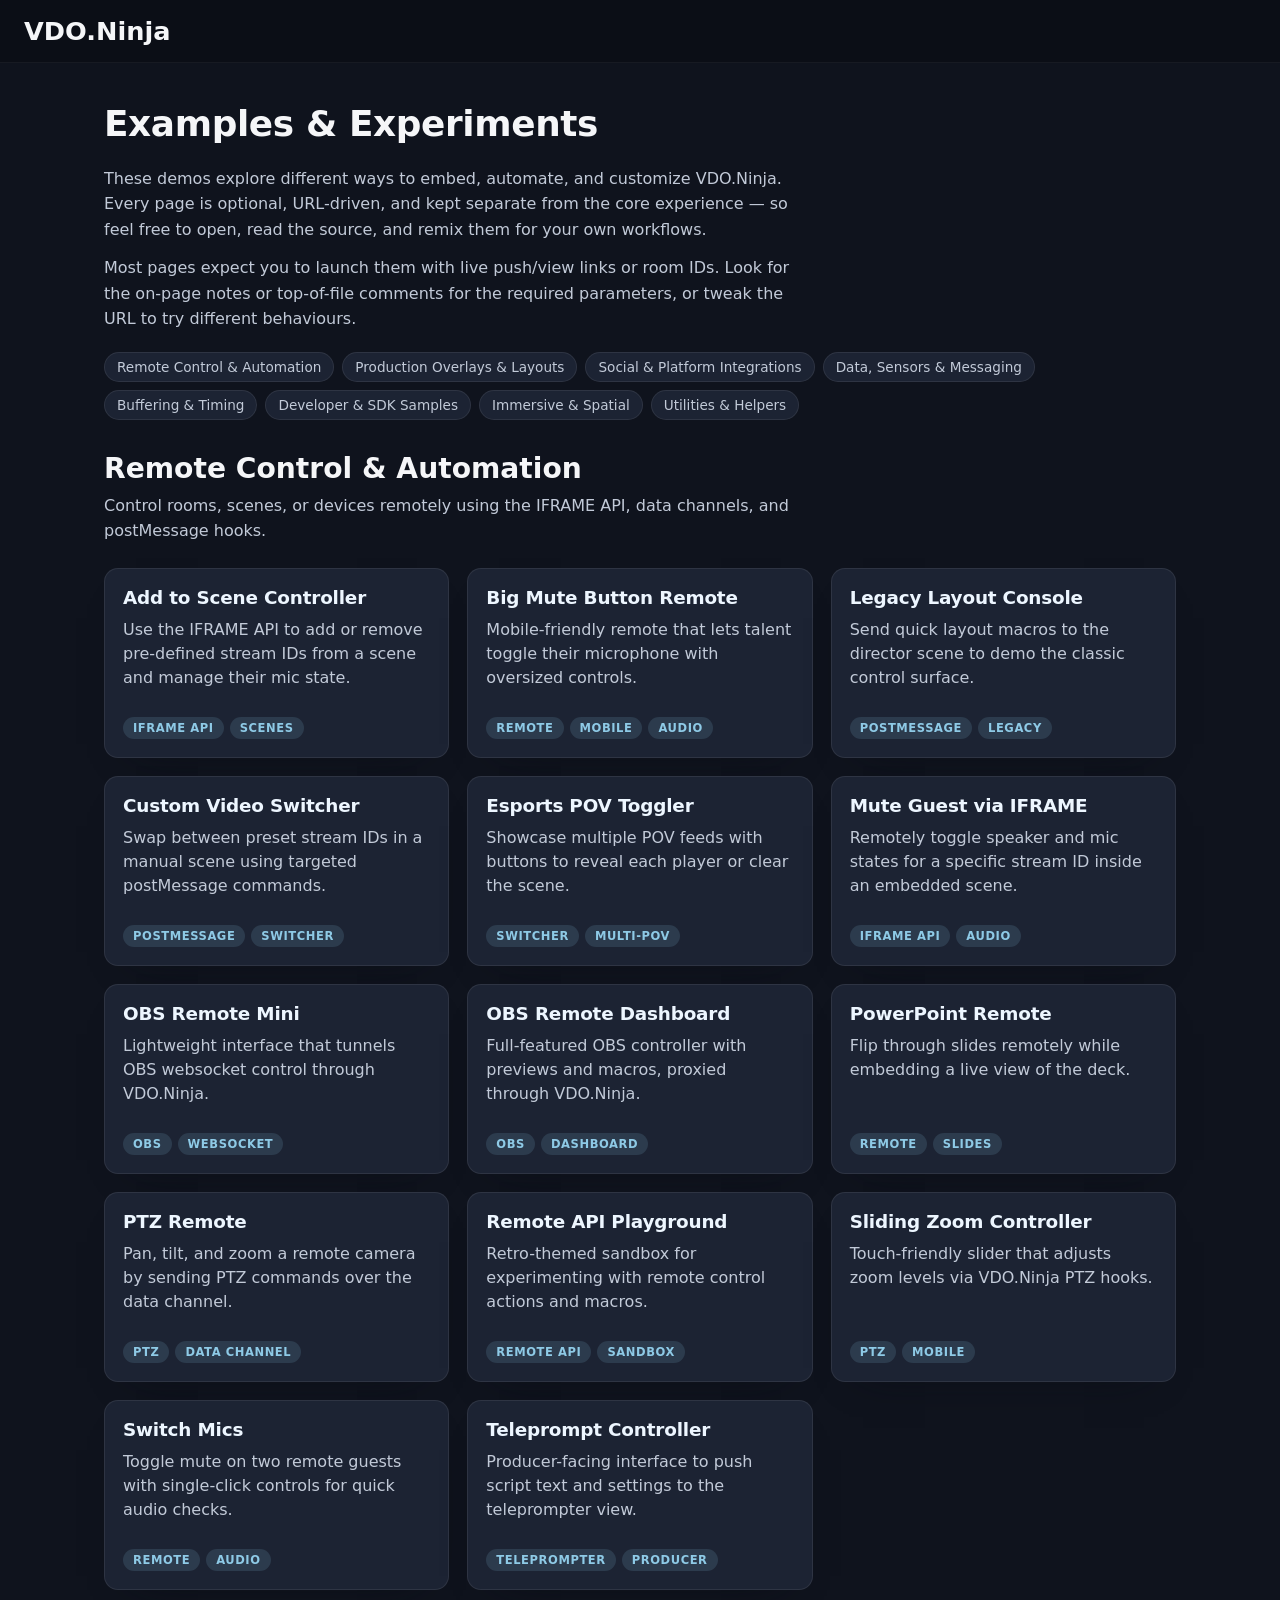
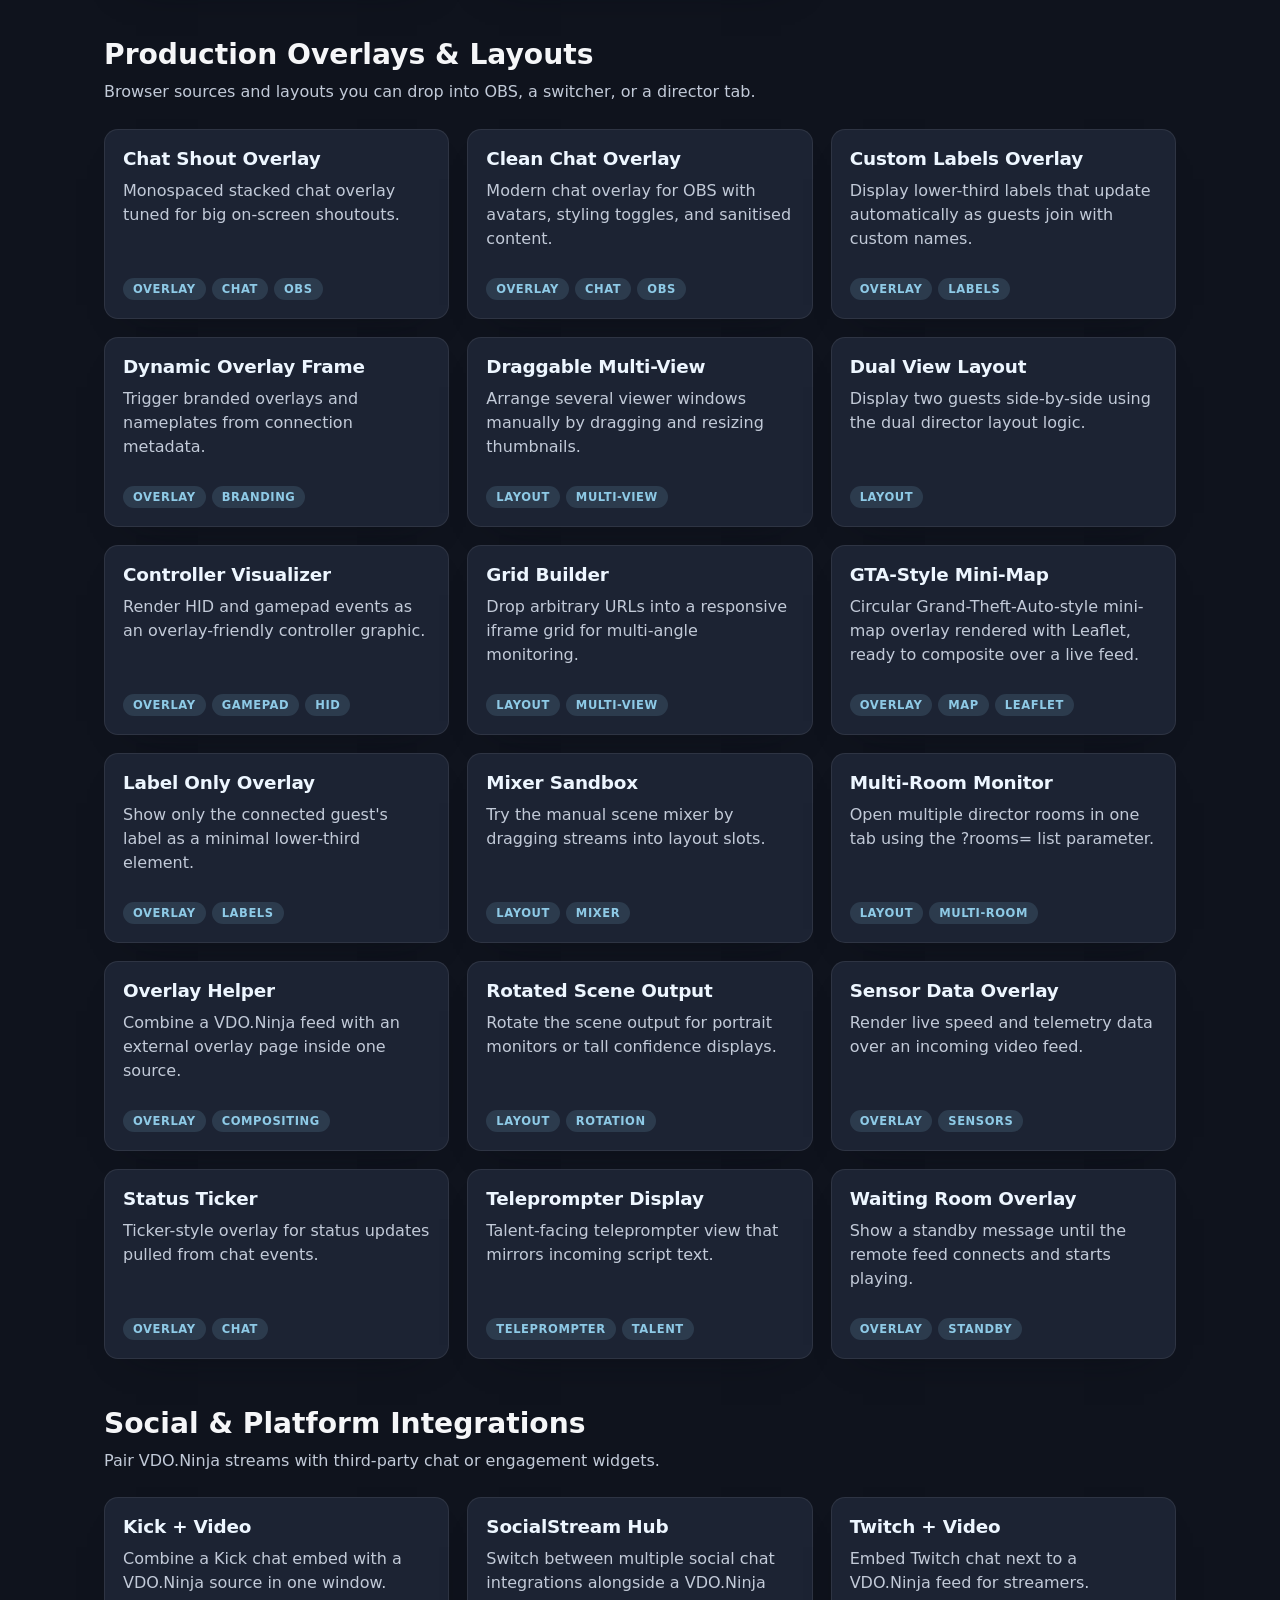
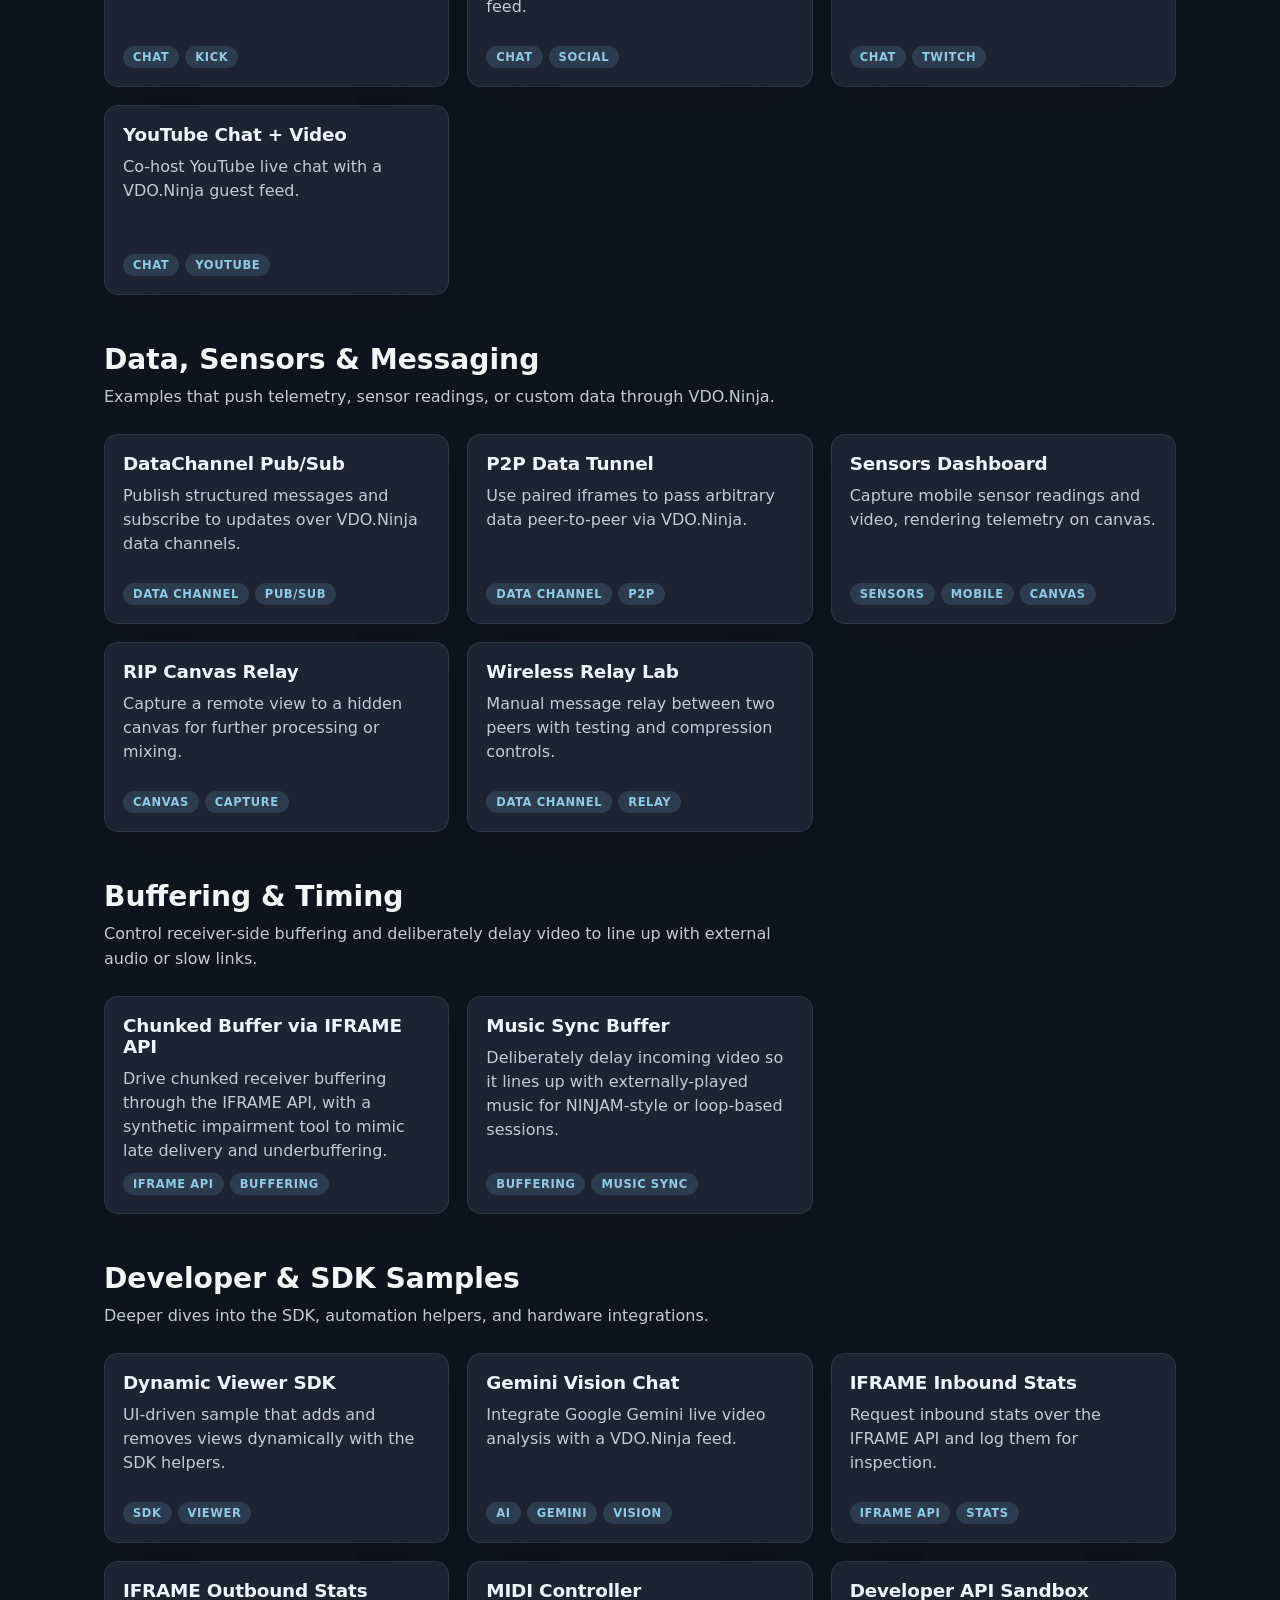
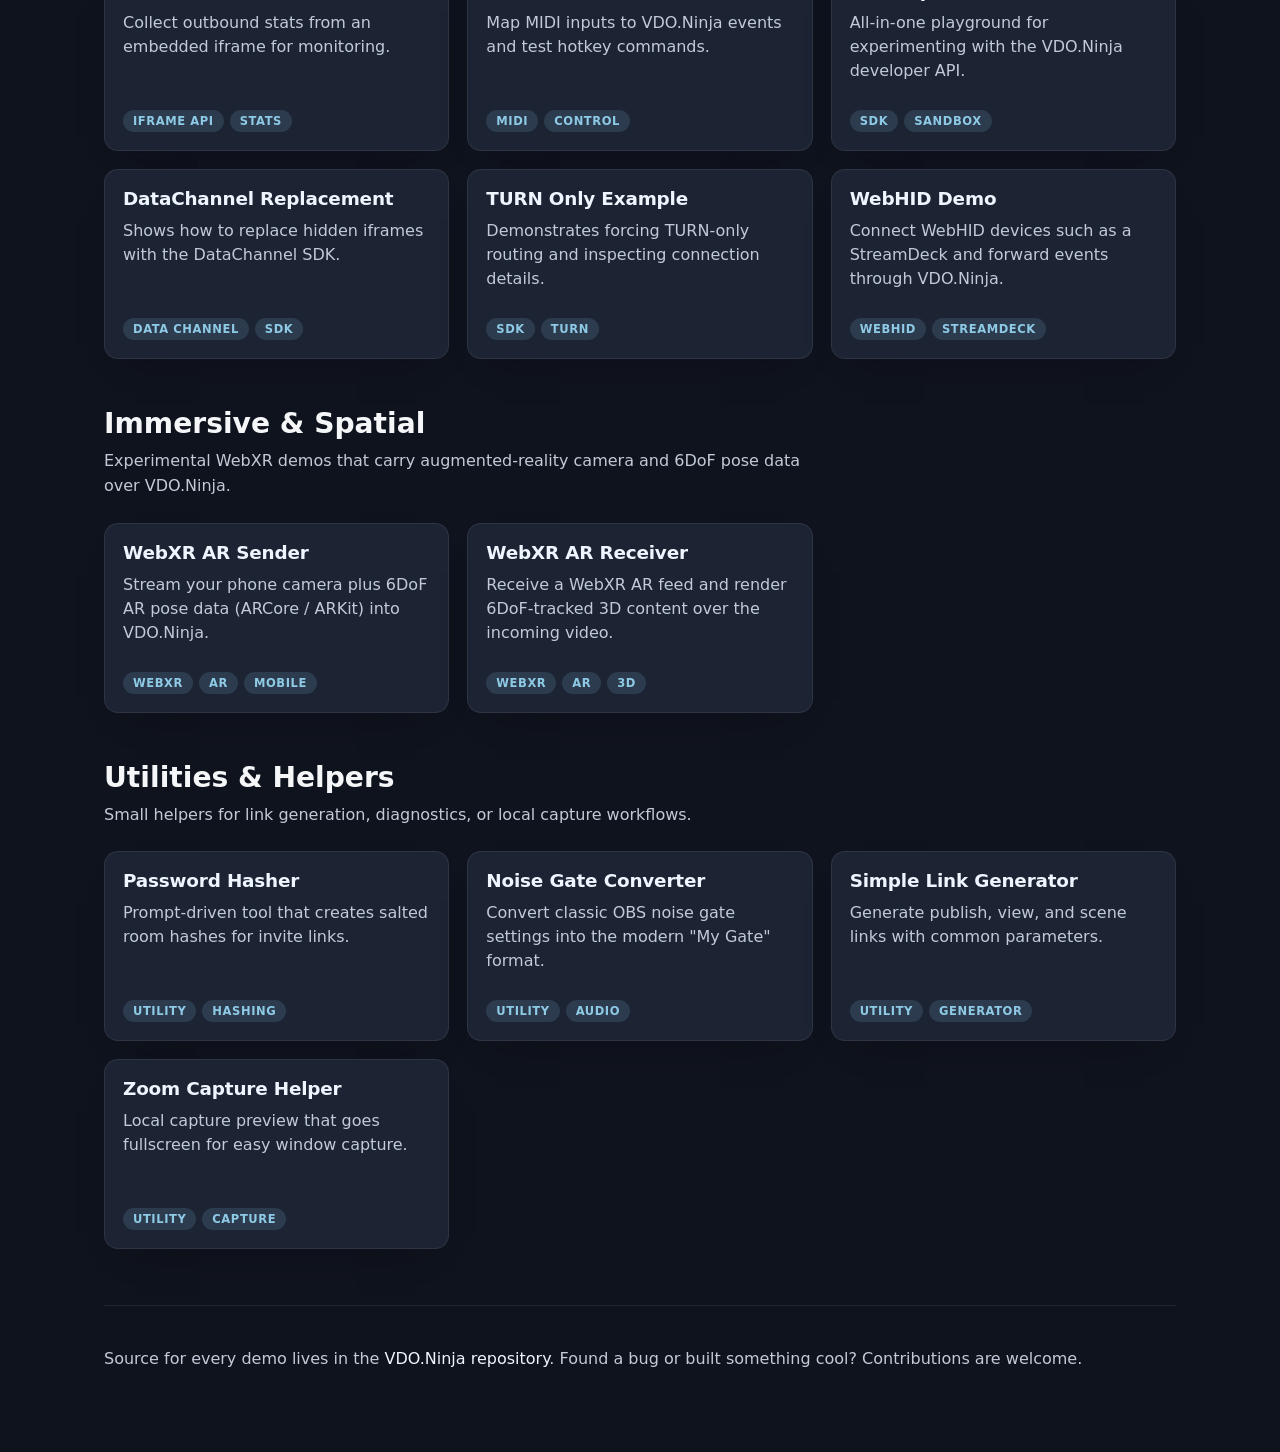
<file: examples/index.html>
<!DOCTYPE html>
<html lang="en">
<head>
	<meta charset="utf-8" />
	<meta name="viewport" content="width=device-width, initial-scale=1" />
	<title>VDO.Ninja Examples &amp; Experiments Catalog</title>
	<meta name="description" content="A catalog of 60+ open-source VDO.Ninja examples: OBS overlays, IFRAME API remote control, chat integrations, data channels, sensors, WebXR, and developer SDK samples. Free to open and remix." />
	<meta name="keywords" content="VDO.Ninja, examples, IFRAME API, OBS overlay, WebRTC, browser source, chat overlay, PTZ, data channel, SDK, WebXR" />
	<meta name="author" content="Steve Seguin" />
	<meta name="theme-color" content="#0f131d" />
	<link rel="canonical" href="https://vdo.ninja/examples/" />

	<!-- Open Graph -->
	<meta property="og:type" content="website" />
	<meta property="og:site_name" content="VDO.Ninja" />
	<meta property="og:url" content="https://vdo.ninja/examples/" />
	<meta property="og:title" content="VDO.Ninja Examples &amp; Experiments Catalog" />
	<meta property="og:description" content="60+ open-source demos for embedding, automating, and customizing VDO.Ninja — overlays, remote control, chat, data channels, sensors, WebXR, and SDK samples." />
	<meta property="og:image" content="https://vdo.ninja/media/vdoNinja_logo_full.png" />
	<meta property="og:image:width" content="1200" />
	<meta property="og:image:height" content="630" />

	<!-- Twitter -->
	<meta name="twitter:card" content="summary_large_image" />
	<meta name="twitter:creator" content="@SteveSeguin" />
	<meta name="twitter:title" content="VDO.Ninja Examples &amp; Experiments Catalog" />
	<meta name="twitter:description" content="60+ open-source demos for embedding, automating, and customizing VDO.Ninja." />
	<meta name="twitter:image" content="https://vdo.ninja/media/vdoNinja_logo_full.png" />

	<link rel="icon" href="../media/favicon.ico" />
	<link rel="stylesheet" href="https://vdo.ninja/main.css" />
	<style>
		:root {
			--bg: #0f131d;
			--card-bg: #1c2333;
			--card-border: rgba(255, 255, 255, 0.08);
			--text-muted: #c2cad8;
			--accent: #8ecae6;
		}

		* {
			box-sizing: border-box;
		}

		body {
			margin: 0;
			min-height: 100vh;
			background: var(--bg);
			color: #f5f6f8;
			font-family: Inter, "Segoe UI", system-ui, -apple-system, sans-serif;
			position: relative !important;
		}

		a {
			color: #edf6ff;
			text-decoration: none;
		}

		a:hover,
		a:focus-visible {
			text-decoration: underline;
		}

		#header {
			padding: 16px 24px;
			background: rgba(0, 0, 0, 0.25);
			border-bottom: 1px solid rgba(255, 255, 255, 0.05);
		}

		#header a {
			color: #f5f6f8;
			font-size: 1.6rem;
			font-weight: 600;
			display: inline-flex;
			align-items: center;
			gap: 8px;
		}

		.container {
			max-width: 1120px;
			margin: 0 auto;
			padding: 40px 24px 64px;
		}

		.page-header {
			margin-bottom: 32px;
		}

		.page-header h1 {
			margin: 0 0 0.6em;
			font-size: clamp(2rem, 2.8vw, 2.6rem);
			letter-spacing: -0.01em;
		}

		.page-header p {
			margin: 0 0 0.8em;
			color: var(--text-muted);
			max-width: 70ch;
			line-height: 1.6;
		}

		.toc {
			margin: 20px 0 0;
			padding: 0;
			list-style: none;
			display: flex;
			flex-wrap: wrap;
			gap: 8px;
		}

		.toc a {
			display: inline-block;
			padding: 6px 12px;
			font-size: 0.85rem;
			border-radius: 999px;
			background: var(--card-bg);
			border: 1px solid var(--card-border);
			color: var(--text-muted);
		}

		.toc a:hover,
		.toc a:focus-visible {
			text-decoration: none;
			color: #f5f6f8;
			border-color: rgba(255, 255, 255, 0.2);
		}

		#example-groups {
			display: flex;
			flex-direction: column;
			gap: 48px;
		}

		.group {
			scroll-margin-top: 16px;
		}

		.group h2 {
			margin: 0;
			font-size: clamp(1.4rem, 2.2vw, 1.8rem);
		}

		.group-description {
			margin: 8px 0 24px;
			color: var(--text-muted);
			max-width: 70ch;
			line-height: 1.6;
		}

		.card-grid {
			display: grid;
			grid-template-columns: repeat(auto-fill, minmax(260px, 1fr));
			gap: 18px;
		}

		.example-card {
			display: flex;
			flex-direction: column;
			gap: 10px;
			min-height: 190px;
			padding: 18px;
			background: var(--card-bg);
			border: 1px solid var(--card-border);
			border-radius: 14px;
			box-shadow: 0 18px 40px -32px rgba(9, 11, 19, 0.9);
			transition: transform 0.2s ease, box-shadow 0.2s ease;
		}

		.example-card:hover {
			transform: translateY(-4px);
			box-shadow: 0 22px 42px -28px rgba(11, 15, 25, 0.85);
		}

		.example-card h3 {
			margin: 0;
			font-size: 1.15rem;
			letter-spacing: -0.01em;
		}

		.example-card p {
			margin: 0;
			color: var(--text-muted);
			line-height: 1.5;
		}

		.tag-list {
			margin: auto 0 0;
			padding: 0;
			list-style: none;
			display: flex;
			flex-wrap: wrap;
			gap: 6px;
		}

		.tag-list li {
			padding: 4px 10px;
			font-size: 0.72rem;
			font-weight: 600;
			letter-spacing: 0.05em;
			text-transform: uppercase;
			border-radius: 999px;
			background: rgba(142, 202, 230, 0.14);
			color: var(--accent);
		}

		.page-footer {
			margin-top: 56px;
			padding-top: 24px;
			border-top: 1px solid var(--card-border);
			color: var(--text-muted);
			line-height: 1.6;
		}

		@media (max-width: 720px) {
			.container {
				padding: 28px 18px 48px;
			}

			.card-grid {
				grid-template-columns: repeat(auto-fill, minmax(220px, 1fr));
			}
		}
	</style>
</head>
<body>
	<div id="header">
		<a id="logoname" href="../">
			<span data-translate="logo-header">
				<font id="qos">V</font>DO.Ninja
			</span>
		</a>
	</div>
	<main class="container">
		<section class="page-header">
			<h1>Examples &amp; Experiments</h1>
			<p>These demos explore different ways to embed, automate, and customize VDO.Ninja. Every page is optional,
				URL-driven, and kept separate from the core experience &mdash; so feel free to open, read the source, and
				remix them for your own workflows.</p>
			<p>Most pages expect you to launch them with live push/view links or room IDs. Look for the on-page notes or
				top-of-file comments for the required parameters, or tweak the URL to try different behaviours.</p>
			<nav aria-label="Example categories">
				<ul class="toc" id="toc"></ul>
			</nav>
		</section>
		<div id="example-groups"></div>
		<footer class="page-footer">
			<p>Source for every demo lives in the
				<a href="https://github.com/steveseguin/vdo.ninja/tree/master/examples">VDO.Ninja repository</a>.
				Found a bug or built something cool? Contributions are welcome.</p>
		</footer>
	</main>
	<script>
		const exampleGroups = [
			{
				id: "remote-control",
				name: "Remote Control & Automation",
				description: "Control rooms, scenes, or devices remotely using the IFRAME API, data channels, and postMessage hooks.",
				items: [
					{
						href: "addtoscene.html",
						title: "Add to Scene Controller",
						summary: "Use the IFRAME API to add or remove pre-defined stream IDs from a scene and manage their mic state.",
						tags: ["IFRAME API", "Scenes"]
					},
					{
						href: "bigmutebutton.html",
						title: "Big Mute Button Remote",
						summary: "Mobile-friendly remote that lets talent toggle their microphone with oversized controls.",
						tags: ["Remote", "Mobile", "Audio"]
					},
					{
						href: "control.html",
						title: "Legacy Layout Console",
						summary: "Send quick layout macros to the director scene to demo the classic control surface.",
						tags: ["postMessage", "Legacy"]
					},
					{
						href: "custom_video_switcher.html",
						title: "Custom Video Switcher",
						summary: "Swap between preset stream IDs in a manual scene using targeted postMessage commands.",
						tags: ["postMessage", "Switcher"]
					},
					{
						href: "esports.html",
						title: "Esports POV Toggler",
						summary: "Showcase multiple POV feeds with buttons to reveal each player or clear the scene.",
						tags: ["Switcher", "Multi-POV"]
					},
					{
						href: "muteguestiframe.html",
						title: "Mute Guest via IFRAME",
						summary: "Remotely toggle speaker and mic states for a specific stream ID inside an embedded scene.",
						tags: ["IFRAME API", "Audio"]
					},
					{
						href: "obsremote.html",
						title: "OBS Remote Mini",
						summary: "Lightweight interface that tunnels OBS websocket control through VDO.Ninja.",
						tags: ["OBS", "WebSocket"]
					},
					{
						href: "obs_remote/index.html",
						title: "OBS Remote Dashboard",
						summary: "Full-featured OBS controller with previews and macros, proxied through VDO.Ninja.",
						tags: ["OBS", "Dashboard"]
					},
					{
						href: "powerpoint.html",
						title: "PowerPoint Remote",
						summary: "Flip through slides remotely while embedding a live view of the deck.",
						tags: ["Remote", "Slides"]
					},
					{
						href: "ptz.html",
						title: "PTZ Remote",
						summary: "Pan, tilt, and zoom a remote camera by sending PTZ commands over the data channel.",
						tags: ["PTZ", "Data Channel"]
					},
					{
						href: "remoteapi.html",
						title: "Remote API Playground",
						summary: "Retro-themed sandbox for experimenting with remote control actions and macros.",
						tags: ["Remote API", "Sandbox"]
					},
					{
						href: "slidingzoom.html",
						title: "Sliding Zoom Controller",
						summary: "Touch-friendly slider that adjusts zoom levels via VDO.Ninja PTZ hooks.",
						tags: ["PTZ", "Mobile"]
					},
					{
						href: "switchmics.html",
						title: "Switch Mics",
						summary: "Toggle mute on two remote guests with single-click controls for quick audio checks.",
						tags: ["Remote", "Audio"]
					},
					{
						href: "teleprompt.html",
						title: "Teleprompt Controller",
						summary: "Producer-facing interface to push script text and settings to the teleprompter view.",
						tags: ["Teleprompter", "Producer"]
					}
				]
			},
			{
				id: "overlays",
				name: "Production Overlays & Layouts",
				description: "Browser sources and layouts you can drop into OBS, a switcher, or a director tab.",
				items: [
					{
						href: "chat.html",
						title: "Chat Shout Overlay",
						summary: "Monospaced stacked chat overlay tuned for big on-screen shoutouts.",
						tags: ["Overlay", "Chat", "OBS"]
					},
					{
						href: "chatoverlay.html",
						title: "Clean Chat Overlay",
						summary: "Modern chat overlay for OBS with avatars, styling toggles, and sanitised content.",
						tags: ["Overlay", "Chat", "OBS"]
					},
					{
						href: "custom_labels.html",
						title: "Custom Labels Overlay",
						summary: "Display lower-third labels that update automatically as guests join with custom names.",
						tags: ["Overlay", "Labels"]
					},
					{
						href: "custom_overlay.html",
						title: "Dynamic Overlay Frame",
						summary: "Trigger branded overlays and nameplates from connection metadata.",
						tags: ["Overlay", "Branding"]
					},
					{
						href: "draggable.html",
						title: "Draggable Multi-View",
						summary: "Arrange several viewer windows manually by dragging and resizing thumbnails.",
						tags: ["Layout", "Multi-View"]
					},
					{
						href: "dual.html",
						title: "Dual View Layout",
						summary: "Display two guests side-by-side using the dual director layout logic.",
						tags: ["Layout"]
					},
					{
						href: "gamecontroller.html",
						title: "Controller Visualizer",
						summary: "Render HID and gamepad events as an overlay-friendly controller graphic.",
						tags: ["Overlay", "Gamepad", "HID"]
					},
					{
						href: "grid.html",
						title: "Grid Builder",
						summary: "Drop arbitrary URLs into a responsive iframe grid for multi-angle monitoring.",
						tags: ["Layout", "Multi-View"]
					},
					{
						href: "gtamap.html",
						title: "GTA-Style Mini-Map",
						summary: "Circular Grand-Theft-Auto-style mini-map overlay rendered with Leaflet, ready to composite over a live feed.",
						tags: ["Overlay", "Map", "Leaflet"]
					},
					{
						href: "labelonly.html",
						title: "Label Only Overlay",
						summary: "Show only the connected guest's label as a minimal lower-third element.",
						tags: ["Overlay", "Labels"]
					},
					{
						href: "mixer.html",
						title: "Mixer Sandbox",
						summary: "Try the manual scene mixer by dragging streams into layout slots.",
						tags: ["Layout", "Mixer"]
					},
					{
						href: "multi.html",
						title: "Multi-Room Monitor",
						summary: "Open multiple director rooms in one tab using the ?rooms= list parameter.",
						tags: ["Layout", "Multi-Room"]
					},
					{
						href: "overlay.html",
						title: "Overlay Helper",
						summary: "Combine a VDO.Ninja feed with an external overlay page inside one source.",
						tags: ["Overlay", "Compositing"]
					},
					{
						href: "rotated.html",
						title: "Rotated Scene Output",
						summary: "Rotate the scene output for portrait monitors or tall confidence displays.",
						tags: ["Layout", "Rotation"]
					},
					{
						href: "sensoroverlay.html",
						title: "Sensor Data Overlay",
						summary: "Render live speed and telemetry data over an incoming video feed.",
						tags: ["Overlay", "Sensors"]
					},
					{
						href: "status.html",
						title: "Status Ticker",
						summary: "Ticker-style overlay for status updates pulled from chat events.",
						tags: ["Overlay", "Chat"]
					},
					{
						href: "teleprompter.html",
						title: "Teleprompter Display",
						summary: "Talent-facing teleprompter view that mirrors incoming script text.",
						tags: ["Teleprompter", "Talent"]
					},
					{
						href: "waitingroom.html",
						title: "Waiting Room Overlay",
						summary: "Show a standby message until the remote feed connects and starts playing.",
						tags: ["Overlay", "Standby"]
					}
				]
			},
			{
				id: "social",
				name: "Social & Platform Integrations",
				description: "Pair VDO.Ninja streams with third-party chat or engagement widgets.",
				items: [
					{
						href: "kick.html",
						title: "Kick + Video",
						summary: "Combine a Kick chat embed with a VDO.Ninja source in one window.",
						tags: ["Chat", "Kick"]
					},
					{
						href: "socal.html",
						title: "SocialStream Hub",
						summary: "Switch between multiple social chat integrations alongside a VDO.Ninja feed.",
						tags: ["Chat", "Social"]
					},
					{
						href: "twitch.html",
						title: "Twitch + Video",
						summary: "Embed Twitch chat next to a VDO.Ninja feed for streamers.",
						tags: ["Chat", "Twitch"]
					},
					{
						href: "youtube.html",
						title: "YouTube Chat + Video",
						summary: "Co-host YouTube live chat with a VDO.Ninja guest feed.",
						tags: ["Chat", "YouTube"]
					}
				]
			},
			{
				id: "data",
				name: "Data, Sensors & Messaging",
				description: "Examples that push telemetry, sensor readings, or custom data through VDO.Ninja.",
				items: [
					{
						href: "datachannel-pubsub.html",
						title: "DataChannel Pub/Sub",
						summary: "Publish structured messages and subscribe to updates over VDO.Ninja data channels.",
						tags: ["Data Channel", "Pub/Sub"]
					},
					{
						href: "p2p.html",
						title: "P2P Data Tunnel",
						summary: "Use paired iframes to pass arbitrary data peer-to-peer via VDO.Ninja.",
						tags: ["Data Channel", "P2P"]
					},
					{
						href: "sensors.html",
						title: "Sensors Dashboard",
						summary: "Capture mobile sensor readings and video, rendering telemetry on canvas.",
						tags: ["Sensors", "Mobile", "Canvas"]
					},
					{
						href: "rip.html",
						title: "RIP Canvas Relay",
						summary: "Capture a remote view to a hidden canvas for further processing or mixing.",
						tags: ["Canvas", "Capture"]
					},
					{
						href: "wireless.html",
						title: "Wireless Relay Lab",
						summary: "Manual message relay between two peers with testing and compression controls.",
						tags: ["Data Channel", "Relay"]
					}
				]
			},
			{
				id: "buffering",
				name: "Buffering & Timing",
				description: "Control receiver-side buffering and deliberately delay video to line up with external audio or slow links.",
				items: [
					{
						href: "chunked-buffer-iframe-api.html",
						title: "Chunked Buffer via IFRAME API",
						summary: "Drive chunked receiver buffering through the IFRAME API, with a synthetic impairment tool to mimic late delivery and underbuffering.",
						tags: ["IFRAME API", "Buffering"]
					},
					{
						href: "music-sync-buffer-demo.html",
						title: "Music Sync Buffer",
						summary: "Deliberately delay incoming video so it lines up with externally-played music for NINJAM-style or loop-based sessions.",
						tags: ["Buffering", "Music Sync"]
					}
				]
			},
			{
				id: "developer",
				name: "Developer & SDK Samples",
				description: "Deeper dives into the SDK, automation helpers, and hardware integrations.",
				items: [
					{
						href: "dynamic-viewer.html",
						title: "Dynamic Viewer SDK",
						summary: "UI-driven sample that adds and removes views dynamically with the SDK helpers.",
						tags: ["SDK", "Viewer"]
					},
					{
						href: "googleai.html",
						title: "Gemini Vision Chat",
						summary: "Integrate Google Gemini live video analysis with a VDO.Ninja feed.",
						tags: ["AI", "Gemini", "Vision"]
					},
					{
						href: "iframe.inbound-stats.html",
						title: "IFRAME Inbound Stats",
						summary: "Request inbound stats over the IFRAME API and log them for inspection.",
						tags: ["IFRAME API", "Stats"]
					},
					{
						href: "iframe.outbound-stats.html",
						title: "IFRAME Outbound Stats",
						summary: "Collect outbound stats from an embedded iframe for monitoring.",
						tags: ["IFRAME API", "Stats"]
					},
					{
						href: "midi.html",
						title: "MIDI Controller",
						summary: "Map MIDI inputs to VDO.Ninja events and test hotkey commands.",
						tags: ["MIDI", "Control"]
					},
					{
						href: "sandbox.html",
						title: "Developer API Sandbox",
						summary: "All-in-one playground for experimenting with the VDO.Ninja developer API.",
						tags: ["SDK", "Sandbox"]
					},
					{
						href: "simple-iframe-replacement.html",
						title: "DataChannel Replacement",
						summary: "Shows how to replace hidden iframes with the DataChannel SDK.",
						tags: ["Data Channel", "SDK"]
					},
					{
						href: "turn-only-example.html",
						title: "TURN Only Example",
						summary: "Demonstrates forcing TURN-only routing and inspecting connection details.",
						tags: ["SDK", "TURN"]
					},
					{
						href: "webhid.html",
						title: "WebHID Demo",
						summary: "Connect WebHID devices such as a StreamDeck and forward events through VDO.Ninja.",
						tags: ["WebHID", "StreamDeck"]
					}
				]
			},
			{
				id: "immersive",
				name: "Immersive & Spatial",
				description: "Experimental WebXR demos that carry augmented-reality camera and 6DoF pose data over VDO.Ninja.",
				items: [
					{
						href: "webxr-ar-sender.html",
						title: "WebXR AR Sender",
						summary: "Stream your phone camera plus 6DoF AR pose data (ARCore / ARKit) into VDO.Ninja.",
						tags: ["WebXR", "AR", "Mobile"]
					},
					{
						href: "webxr-ar-receiver.html",
						title: "WebXR AR Receiver",
						summary: "Receive a WebXR AR feed and render 6DoF-tracked 3D content over the incoming video.",
						tags: ["WebXR", "AR", "3D"]
					}
				]
			},
			{
				id: "utilities",
				name: "Utilities & Helpers",
				description: "Small helpers for link generation, diagnostics, or local capture workflows.",
				items: [
					{
						href: "changepass.html",
						title: "Password Hasher",
						summary: "Prompt-driven tool that creates salted room hashes for invite links.",
						tags: ["Utility", "Hashing"]
					},
					{
						href: "noisegate.html",
						title: "Noise Gate Converter",
						summary: "Convert classic OBS noise gate settings into the modern \"My Gate\" format.",
						tags: ["Utility", "Audio"]
					},
					{
						href: "simplelink.html",
						title: "Simple Link Generator",
						summary: "Generate publish, view, and scene links with common parameters.",
						tags: ["Utility", "Generator"]
					},
					{
						href: "zoom.html",
						title: "Zoom Capture Helper",
						summary: "Local capture preview that goes fullscreen for easy window capture.",
						tags: ["Utility", "Capture"]
					}
				]
			}
		];

		const groupsRoot = document.getElementById("example-groups");
		const toc = document.getElementById("toc");

		for (const group of exampleGroups) {
			const section = document.createElement("section");
			section.className = "group";
			if (group.id) {
				section.id = group.id;
			}

			const heading = document.createElement("h2");
			heading.textContent = group.name;
			section.appendChild(heading);

			if (group.id) {
				const tocItem = document.createElement("li");
				const tocLink = document.createElement("a");
				tocLink.href = "#" + group.id;
				tocLink.textContent = group.name;
				tocItem.appendChild(tocLink);
				toc.appendChild(tocItem);
			}

			if (group.description) {
				const desc = document.createElement("p");
				desc.className = "group-description";
				desc.textContent = group.description;
				section.appendChild(desc);
			}

			const grid = document.createElement("div");
			grid.className = "card-grid";

			for (const item of group.items) {
				const card = document.createElement("article");
				card.className = "example-card";

				const title = document.createElement("h3");
				const link = document.createElement("a");
				link.href = item.href;
				link.textContent = item.title;
				title.appendChild(link);
				card.appendChild(title);

				const summary = document.createElement("p");
				summary.textContent = item.summary;
				card.appendChild(summary);

				if (Array.isArray(item.tags) && item.tags.length) {
					const tagList = document.createElement("ul");
					tagList.className = "tag-list";
					for (const tag of item.tags) {
						const tagItem = document.createElement("li");
						tagItem.textContent = tag;
						tagList.appendChild(tagItem);
					}
					card.appendChild(tagList);
				}

				grid.appendChild(card);
			}

			section.appendChild(grid);
			groupsRoot.appendChild(section);
		}
	</script>
</body>
</html>
</file>
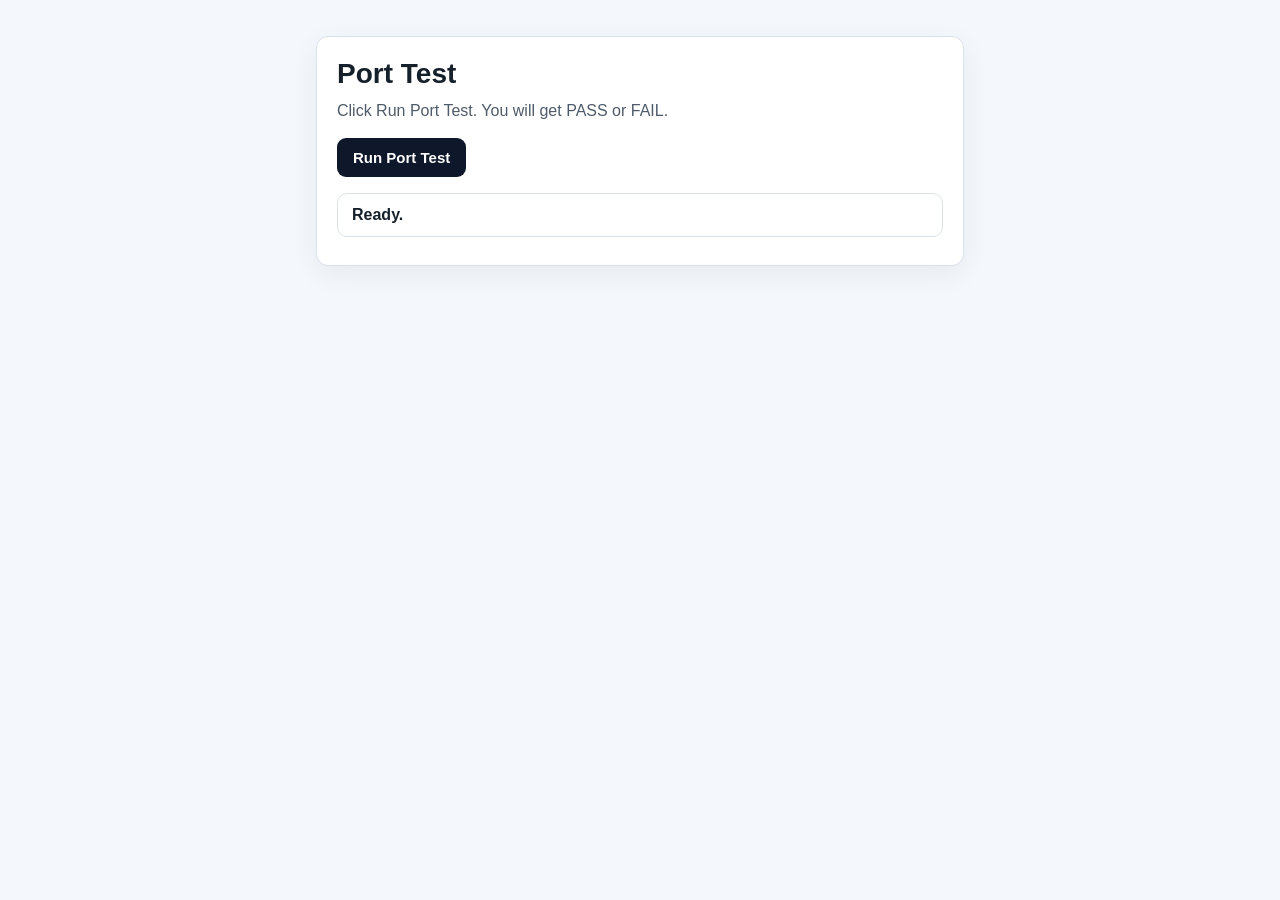
<file: portscan/index.html>
<!doctype html>
<html lang="en">
	<head>
		<meta charset="UTF-8" />
		<meta name="viewport" content="width=device-width, initial-scale=1.0" />
		<title>Redirecting...</title>
		<meta http-equiv="refresh" content="0;url=/portscan.html" />
		<script>
			(function () {
				"use strict";
				var target = "/portscan.html" + window.location.search + window.location.hash;
				window.location.replace(target);
			})();
		</script>
	</head>
	<body>
		<a href="/portscan.html">Continue to Port Test</a>
	</body>
</html>
</file>
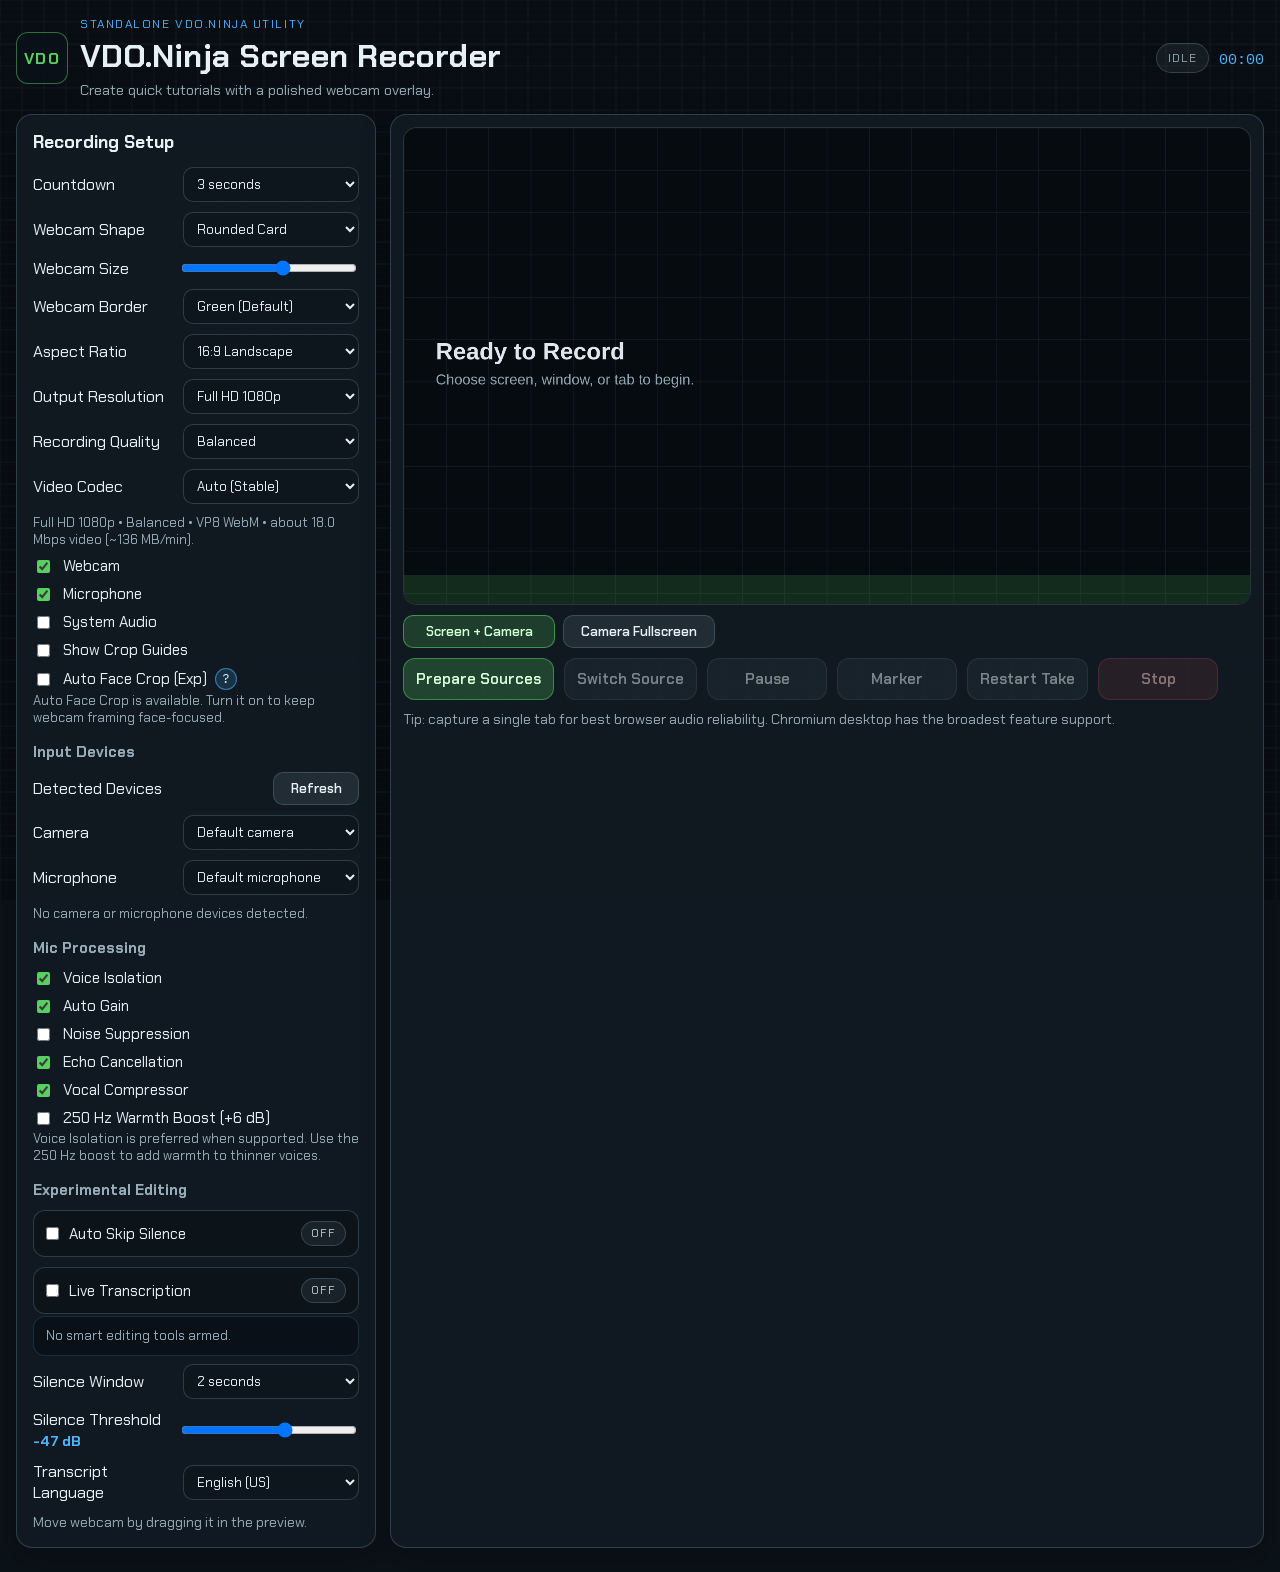
<file: screenrecorder/index.html>
<!doctype html>
<html lang="en">
<head>
  <meta charset="utf-8">
  <meta name="viewport" content="width=device-width, initial-scale=1">
  <title>VDO.Ninja Screen Recorder | Record Tutorials with Webcam Overlay</title>
  <meta name="description" content="VDO.Ninja Screen Recorder is a Chrome-first tool for recording screen, window, or tab tutorials with webcam overlay, microphone cleanup, and experimental smart editing options.">
  <meta name="keywords" content="VDO.Ninja, screen recorder, webcam overlay, tutorial recorder, browser recording, Chrome recorder, transcription, silence skip">
  <meta name="author" content="Steve Seguin">
  <meta name="robots" content="index, follow">
  <meta name="theme-color" content="#0b1218">
  <link rel="canonical" href="https://vdo.ninja/screenrecorder">
  <meta property="og:type" content="website">
  <meta property="og:title" content="VDO.Ninja Screen Recorder">
  <meta property="og:description" content="Record tutorials from your screen with webcam overlay and experimental smart editing features.">
  <meta property="og:url" content="https://vdo.ninja/screenrecorder">
  <meta property="og:site_name" content="VDO.Ninja">
  <meta name="twitter:card" content="summary">
  <meta name="twitter:title" content="VDO.Ninja Screen Recorder">
  <meta name="twitter:description" content="Screen, webcam, and mic recording for quick tutorial creation.">
  <link rel="icon" type="image/svg+xml" href="favicon.svg">
  <link rel="shortcut icon" href="favicon.svg">
  <link rel="preconnect" href="https://fonts.googleapis.com">
  <link rel="preconnect" href="https://fonts.gstatic.com" crossorigin>
  <link href="https://fonts.googleapis.com/css2?family=Chakra+Petch:wght@400;500;600;700&family=IBM+Plex+Mono:wght@400;600&display=swap" rel="stylesheet">
  <link rel="stylesheet" href="styles.css">
  <script type="application/ld+json">
    {
      "@context": "https://schema.org",
      "@type": "SoftwareApplication",
      "name": "VDO.Ninja Screen Recorder",
      "applicationCategory": "MultimediaApplication",
      "operatingSystem": "Chrome Desktop",
      "url": "https://vdo.ninja/screenrecorder",
      "description": "Screen recorder with webcam overlay and experimental speech-aware editing features.",
      "creator": {
        "@type": "Person",
        "name": "Steve Seguin"
      }
    }
  </script>
</head>
<body>
  <main class="shell">
    <header class="topbar">
      <div class="brand">
        <div class="brand-mark" aria-hidden="true">VDO</div>
        <div>
          <p class="eyebrow">Standalone VDO.Ninja Utility</p>
          <h1>VDO.Ninja Screen Recorder</h1>
          <p class="subhead">Create quick tutorials with a polished webcam overlay.</p>
        </div>
      </div>
      <div class="status-strip">
        <span id="statusPill" class="pill pill-idle">Idle</span>
        <span id="timerText" class="timer">00:00</span>
      </div>
    </header>

    <section class="layout">
      <aside class="panel controls">
        <h2>Recording Setup</h2>

        <label class="row">
          <span>Countdown</span>
          <select id="countdownSeconds">
            <option value="0">Off</option>
            <option value="3" selected>3 seconds</option>
            <option value="5">5 seconds</option>
          </select>
        </label>

        <label class="row">
          <span>Webcam Shape</span>
          <select id="webcamShape">
            <option value="rounded" selected>Rounded Card</option>
            <option value="rounded-square">Rounded Square Card</option>
            <option value="circle">Circle Bubble</option>
          </select>
        </label>

        <label class="row">
          <span>Webcam Size</span>
          <input id="webcamSize" type="range" min="8" max="42" value="28">
        </label>

        <label class="row">
          <span>Webcam Border</span>
          <select id="webcamBorder">
            <option value="green" selected>Green (Default)</option>
            <option value="blue">Blue</option>
            <option value="white">White</option>
            <option value="none">None</option>
          </select>
        </label>

        <label class="row">
          <span>Aspect Ratio</span>
          <select id="aspectRatio">
            <option value="16:9" selected>16:9 Landscape</option>
            <option value="source">Match Selected Source</option>
            <option value="9:16">9:16 Portrait</option>
            <option value="1:1">1:1 Square</option>
          </select>
        </label>

        <label class="row">
          <span>Output Resolution</span>
          <select id="outputResolution">
            <option value="source">Match Source Size</option>
            <option value="1280x720">HD 720p</option>
            <option value="1920x1080" selected>Full HD 1080p</option>
            <option value="2560x1440">QHD 1440p</option>
            <option value="3840x2160">UHD 4K (Experimental)</option>
          </select>
        </label>

        <label class="row">
          <span>Recording Quality</span>
          <select id="recordingQuality">
            <option value="smaller">Smaller File</option>
            <option value="balanced" selected>Balanced</option>
            <option value="high">High Detail</option>
            <option value="master">Archive / Master</option>
          </select>
        </label>

        <label class="row">
          <span>Video Codec</span>
          <select id="recordingCodec">
            <option value="auto" selected>Auto (Stable)</option>
            <option value="vp8">VP8 WebM</option>
            <option value="vp9">VP9 WebM</option>
            <option value="h264">H.264 / MP4</option>
          </select>
        </label>
        <p id="outputQualityHint" class="hint hint-compact">Full HD 1080p at about 18.0 Mbps video target bitrate.</p>

        <div class="toggle-grid">
          <label><input id="includeWebcam" type="checkbox" checked> Webcam</label>
          <label><input id="includeMic" type="checkbox" checked> Microphone</label>
          <label><input id="includeSystemAudio" type="checkbox"> System Audio</label>
          <label><input id="showCropGuides" type="checkbox"> Show Crop Guides</label>
          <div class="toggle-help-row">
            <label><input id="faceCrop" type="checkbox"> Auto Face Crop (Exp)</label>
            <button id="faceCropInfoBtn" class="help-dot" type="button" aria-label="Auto Face Crop help" title="Auto Face Crop help">?</button>
            <span class="help-tooltip" role="tooltip">Enable Webcam, then toggle Auto Face Crop. Requires browser FaceDetector support (best on Chromium browsers).</span>
          </div>
        </div>
        <p id="faceCropStatus" class="hint hint-compact">Enable Webcam and Auto Face Crop for experimental face-focused framing.</p>

        <h3>Input Devices</h3>
        <div class="row row-button">
          <span>Detected Devices</span>
          <button id="refreshDevicesBtn" class="btn btn-muted btn-inline" type="button">Refresh</button>
        </div>

        <label class="row">
          <span>Camera</span>
          <select id="cameraDevice">
            <option value="">Default camera</option>
          </select>
        </label>

        <label class="row">
          <span>Microphone</span>
          <select id="micDevice">
            <option value="">Default microphone</option>
          </select>
        </label>

        <p id="deviceHint" class="hint hint-compact">If names are missing, click Refresh and allow access.</p>

        <h3>Mic Processing</h3>
        <div class="toggle-grid">
          <label><input id="voiceIsolation" type="checkbox" checked> Voice Isolation</label>
          <label><input id="autoGainControl" type="checkbox" checked> Auto Gain</label>
          <label><input id="noiseSuppression" type="checkbox"> Noise Suppression</label>
          <label><input id="echoCancellation" type="checkbox" checked> Echo Cancellation</label>
          <label><input id="micCompressor" type="checkbox" checked> Vocal Compressor</label>
          <label><input id="bassBoost250" type="checkbox"> 250 Hz Warmth Boost (+6 dB)</label>
        </div>
        <p class="hint hint-compact">Voice Isolation is preferred when supported. Use the 250 Hz boost to add warmth to thinner voices.</p>

        <h3>Experimental Editing</h3>
        <div class="toggle-grid toggle-grid-emphasis">
          <label id="autoSkipSilenceLabel" class="toggle-option">
            <span class="toggle-option-main">
              <input id="autoSkipSilence" type="checkbox">
              <span>Auto Skip Silence</span>
            </span>
            <span id="autoSkipSilenceState" class="toggle-state toggle-state-off">Off</span>
          </label>
          <label id="enableTranscriptionLabel" class="toggle-option">
            <span class="toggle-option-main">
              <input id="enableTranscription" type="checkbox">
              <span>Live Transcription</span>
            </span>
            <span id="enableTranscriptionState" class="toggle-state toggle-state-off">Off</span>
          </label>
        </div>
        <p id="smartEditStatus" class="hint hint-compact smart-edit-status" aria-live="polite">No smart editing tools armed.</p>

        <label class="row">
          <span>Silence Window</span>
          <select id="silenceSeconds">
            <option value="1.5">1.5 seconds</option>
            <option value="2" selected>2 seconds</option>
            <option value="2.5">2.5 seconds</option>
            <option value="3">3 seconds</option>
          </select>
        </label>

        <label class="row">
          <span>Silence Threshold <strong id="silenceThresholdValue">-47 dB</strong></span>
          <input id="silenceThreshold" type="range" min="-65" max="-35" value="-47">
        </label>

        <label class="row">
          <span>Transcript Language</span>
          <select id="transcriptionLang">
            <option value="en-US" selected>English (US)</option>
            <option value="en-GB">English (UK)</option>
            <option value="es-ES">Spanish</option>
            <option value="fr-FR">French</option>
            <option value="de-DE">German</option>
          </select>
        </label>

        <p id="supportHint" class="hint">Move webcam by dragging it in the preview.</p>
      </aside>

      <section class="panel preview-area">
        <div class="preview-frame">
          <canvas id="previewCanvas" width="1280" height="720" aria-label="Recording Preview"></canvas>
          <div id="countdownOverlay" class="countdown hidden">3</div>
        </div>
        <div id="micLevelRow" class="mic-level-row" style="display:none">
          <span>Mic Level</span>
          <div class="mic-level-track">
            <div id="micLevelBar" class="mic-level-bar"></div>
          </div>
        </div>
        <div class="preview-toolbar">
          <div class="preview-modes">
            <button id="showScreenBtn" class="btn btn-muted btn-inline mode-btn mode-active" type="button">Screen + Camera</button>
            <button id="showCameraBtn" class="btn btn-muted btn-inline mode-btn" type="button">Camera Fullscreen</button>
          </div>
          <div class="actions">
            <button id="startBtn" class="btn btn-primary">Start Recording</button>
            <button id="switchSourceBtn" class="btn btn-muted" disabled>Switch Source</button>
            <button id="pauseBtn" class="btn btn-muted" disabled>Pause</button>
            <button id="markerBtn" class="btn btn-muted" type="button" disabled title="Add a cut marker (M)">Marker</button>
            <button id="restartBtn" class="btn btn-muted" disabled>Restart Take</button>
            <button id="stopBtn" class="btn btn-danger" disabled>Stop</button>
          </div>
        </div>
        <p class="hint">Tip: capture a single tab for best browser audio reliability. Chromium desktop has the broadest feature support.</p>
        <p id="mobileWarning" class="hint" style="display:none;color:#f4a623;font-weight:bold;">Note: Screen recording is not supported on mobile browsers (iOS/Android). This is a browser limitation — mobile browsers do not provide the getDisplayMedia API needed for screen capture. Please use a desktop/laptop browser instead.</p>

        <section id="downloadsPanel" class="downloads hidden">
          <h2>Exports</h2>
          <ul id="downloadList"></ul>
        </section>
      </section>
    </section>

    <section id="transcriptPanel" class="panel transcript hidden">
      <div class="transcript-head">
        <h2>Transcript</h2>
        <button id="downloadTranscriptBtn" class="btn btn-muted" disabled>Download .txt</button>
      </div>
      <p class="hint">Experimental transcription. If auto-skip silence is enabled, pauses are removed during recording.</p>
      <div id="transcriptFeed" class="transcript-feed"></div>
    </section>

  </main>


  <div id="faceCropHelpModal" class="modal hidden" role="dialog" aria-modal="true" aria-labelledby="faceCropHelpTitle">
    <div class="modal-card">
      <div class="modal-head">
        <h2 id="faceCropHelpTitle">Auto Face Crop Help</h2>
        <button id="faceCropHelpClose" class="btn btn-muted btn-inline" type="button">Close</button>
      </div>
      <p class="modal-copy">Auto Face Crop attempts to keep your face centered in the webcam overlay during preview and recording.</p>
      <ol class="modal-steps">
        <li>Turn on <strong>Webcam</strong>.</li>
        <li>Enable <strong>Auto Face Crop (Exp)</strong>.</li>
        <li>Click <strong>Prepare Sources</strong>, allow camera access, then choose your display source.</li>
      </ol>
      <p class="modal-copy">If Auto Face Crop is disabled, your browser likely does not expose FaceDetector for this page. Use a current Chromium browser for the best chance of support.</p>
    </div>
  </div>
  <script type="module" src="app.js"></script>
</body>
</html>
</file>
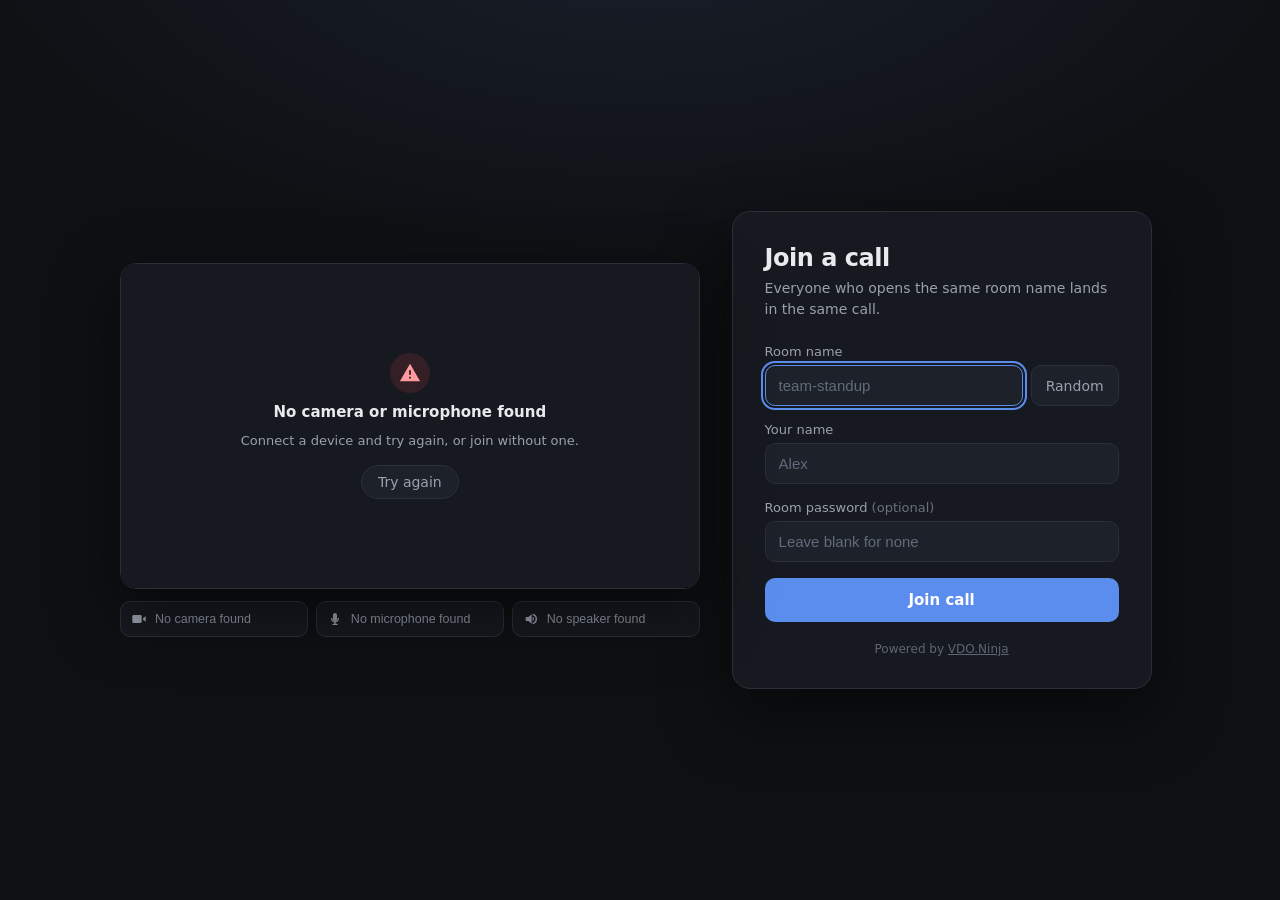
<file: call.html>
<!DOCTYPE html>
<html lang="en">
<head>
<meta charset="utf-8" />
<meta name="viewport" content="width=device-width, initial-scale=1, viewport-fit=cover" />
<title>Call</title>
<link rel="icon" href="./media/favicon.ico" />
<meta name="robots" content="noindex" />
<!--
	A conferencing shell around VDO.Ninja.

	The video grid is a VDO.Ninja iframe (./index.html). Everything around it -
	prejoin, top bar, control bar, chat and people drawers - belongs to this
	page and talks to the grid over the iframe postMessage API.

	Nothing here patches index.html, main.js, main.css or lib.js, so this file
	and call-theme.css are the only things that need reviewing when the fork
	merges from upstream. What it depends on from the core:

	  &css=            absolute-URL stylesheet injection      main.js:3160
	  &style=3         enables the data-speaking attribute    lib.js:57981
	  &label=          display name                           main.js:3533
	  &muted / &vm     initial mic / camera state             main.js:2229,2237
	  &autostart       skip the stock device picker           main.js:4884
	  postMessage in   ~80 commands                           main.js:8600+
	  postMessage out  action/value/UUID/streamID events      lib.js:10929
-->
<style>
:root {
	--bg: #0e1013;
	--surface: #16191f;
	--surface-2: #1d212a;
	--surface-3: #262b36;
	--border: #2a2f3a;
	--text: #e8eaed;
	--text-dim: #9aa1ad;
	--accent: #5b8def;
	--accent-dim: #3d6fd0;
	--danger: #e5484d;
	--danger-dim: #c13a3e;
	--speaking: #37d399;
	--radius: 12px;
	--bar-h: 76px;
	--top-h: 52px;
	--drawer-w: 340px;
}

* { box-sizing: border-box; }

html, body {
	margin: 0;
	padding: 0;
	height: 100%;
	background: var(--bg);
	color: var(--text);
	font-family: system-ui, -apple-system, "Segoe UI", Roboto, "Helvetica Neue", sans-serif;
	font-size: 14px;
	overflow: hidden;
	-webkit-font-smoothing: antialiased;
}

button { font: inherit; color: inherit; cursor: pointer; }
button:focus-visible, input:focus-visible { outline: 2px solid var(--accent); outline-offset: 2px; }

/* ===================== prejoin ===================== */

#prejoin {
	position: fixed;
	inset: 0;
	display: grid;
	place-items: center;
	padding: 24px;
	background: radial-gradient(1200px 600px at 50% -10%, #1a1f2b 0%, var(--bg) 60%);
	z-index: 40;
	overflow-y: auto;
}

#prejoin.hidden { display: none; }

.prejoin-grid {
	display: grid;
	grid-template-columns: minmax(0, 1.15fr) minmax(0, 0.85fr);
	gap: 32px;
	align-items: center;
	width: 100%;
	max-width: 1040px;
}

/* --- live preview --- */

.preview-col { min-width: 0; }

#previewStage {
	position: relative;
	aspect-ratio: 16 / 9;
	background: #000;
	border: 1px solid var(--border);
	border-radius: 16px;
	overflow: hidden;
	box-shadow: 0 24px 64px rgba(0, 0, 0, 0.5);
}

#previewVideo {
	width: 100%;
	height: 100%;
	object-fit: cover;
	display: block;
	/* A self view is a mirror; every conferencing app flips it. */
	transform: scaleX(-1);
	background: #000;
}

#previewStage.no-video #previewVideo { display: none; }

#previewPlaceholder {
	position: absolute;
	inset: 0;
	display: none;
	flex-direction: column;
	align-items: center;
	justify-content: center;
	gap: 14px;
	background: var(--surface);
	color: var(--text-dim);
	font-size: 13.5px;
}

#previewStage.no-video #previewPlaceholder { display: flex; }
#previewStage.status #previewPlaceholder { display: none !important; }

.avatar-lg {
	width: 84px;
	height: 84px;
	display: grid;
	place-items: center;
	border-radius: 50%;
	background: var(--surface-3);
	color: var(--text);
	font-size: 30px;
	font-weight: 600;
	text-transform: uppercase;
}

/* permission / hardware errors take over the whole stage */
#previewStatus {
	position: absolute;
	inset: 0;
	display: flex;
	flex-direction: column;
	align-items: center;
	justify-content: center;
	gap: 10px;
	padding: 28px;
	background: var(--surface);
	text-align: center;
}

#previewStatus.hidden { display: none; }

#previewStatus h2 {
	margin: 0;
	font-size: 15px;
	font-weight: 600;
}

#previewStatus p {
	margin: 0;
	max-width: 42ch;
	color: var(--text-dim);
	font-size: 13px;
	line-height: 1.5;
}

#previewStatus .status-icon {
	width: 40px;
	height: 40px;
	display: grid;
	place-items: center;
	border-radius: 50%;
	background: rgba(229, 72, 77, 0.14);
	color: #ff9b9e;
}

#previewStatus .status-icon svg { width: 22px; height: 22px; }
#previewStatus #previewRetry { padding: 8px 16px; margin-top: 4px; border-radius: 999px; }
#previewStatus.no-retry #previewRetry { display: none; }

/* mic level, so it is obvious the chosen mic is actually picking up sound */
#micMeter {
	position: absolute;
	left: 14px;
	bottom: 14px;
	display: flex;
	align-items: center;
	gap: 8px;
	padding: 7px 11px;
	background: rgba(14, 16, 19, 0.72);
	backdrop-filter: blur(6px);
	border-radius: 999px;
	color: var(--text);
}

#micMeter .ico svg { width: 15px; height: 15px; display: block; }
#previewStage.status #micMeter,
#previewStage.no-audio #micMeter { display: none; }

.meter-track {
	width: 54px;
	height: 4px;
	background: rgba(255, 255, 255, 0.18);
	border-radius: 999px;
	overflow: hidden;
}

.meter-fill {
	width: 0%;
	height: 100%;
	background: var(--speaking);
	border-radius: 999px;
	transition: width 0.08s linear;
}

.preview-controls {
	position: absolute;
	left: 50%;
	bottom: 14px;
	transform: translateX(-50%);
	display: flex;
	gap: 10px;
}

#previewStage.status .preview-controls { display: none; }

/* --- device pickers --- */

.device-row {
	display: grid;
	grid-template-columns: repeat(3, minmax(0, 1fr));
	gap: 8px;
	margin-top: 12px;
}

.device-row.no-speaker { grid-template-columns: repeat(2, minmax(0, 1fr)); }
#spkRow.hidden { display: none; }

.device {
	display: flex;
	align-items: center;
	gap: 8px;
	min-width: 0;
	padding: 0 10px;
	background: var(--surface);
	border: 1px solid var(--border);
	border-radius: 10px;
	color: var(--text-dim);
	cursor: pointer;
}

.device:hover { background: var(--surface-2); }
.device .ico { flex: 0 0 auto; display: grid; place-items: center; }
.device .ico svg { width: 16px; height: 16px; display: block; }

.device select {
	flex: 1;
	min-width: 0;
	padding: 10px 0;
	background: none;
	border: 0;
	color: var(--text);
	font-size: 12.5px;
	cursor: pointer;
	appearance: none;
	text-overflow: ellipsis;
}

.device select:focus { outline: none; }
.device:focus-within { border-color: var(--accent); }
.device select option { background: var(--surface-2); color: var(--text); }
.device select:disabled { color: var(--text-dim); cursor: default; }

.card {
	width: 100%;
	max-width: 420px;
	background: var(--surface);
	border: 1px solid var(--border);
	border-radius: 18px;
	padding: 32px;
	box-shadow: 0 24px 64px rgba(0, 0, 0, 0.5);
}

.card h1 {
	margin: 0 0 6px;
	font-size: 24px;
	font-weight: 600;
	letter-spacing: -0.02em;
}

.card p.sub {
	margin: 0 0 24px;
	color: var(--text-dim);
	font-size: 14px;
	line-height: 1.5;
}

.field { margin-bottom: 16px; }

.field label {
	display: block;
	margin-bottom: 6px;
	font-size: 13px;
	font-weight: 500;
	color: var(--text-dim);
}

.field input {
	width: 100%;
	padding: 11px 13px;
	background: var(--surface-2);
	border: 1px solid var(--border);
	border-radius: 10px;
	color: var(--text);
	font-size: 15px;
}

.field input::placeholder { color: #626b7a; }
.field input:focus { border-color: var(--accent); }

.field-row { display: flex; gap: 8px; }
.field-row input { flex: 1; }

.ghost-btn {
	padding: 0 14px;
	background: var(--surface-2);
	border: 1px solid var(--border);
	border-radius: 10px;
	color: var(--text-dim);
	white-space: nowrap;
}

.ghost-btn:hover { background: var(--surface-3); color: var(--text); }

.primary-btn {
	width: 100%;
	padding: 13px;
	background: var(--accent);
	border: 0;
	border-radius: 10px;
	color: #fff;
	font-size: 15px;
	font-weight: 600;
}

.primary-btn:hover { background: var(--accent-dim); }
.primary-btn:disabled { opacity: 0.5; cursor: not-allowed; }

.card .foot {
	margin: 20px 0 0;
	text-align: center;
	font-size: 12px;
	color: #5d6675;
}

.card .foot a { color: #5d6675; }

.shake { animation: shake 0.28s; }
@keyframes shake {
	0%, 100% { transform: translateX(0); }
	25% { transform: translateX(-6px); }
	75% { transform: translateX(6px); }
}

/* ===================== app shell ===================== */

#app {
	display: none;
	flex-direction: column;
	height: 100%;
}

#app.live { display: flex; }

#topbar {
	height: var(--top-h);
	flex: 0 0 auto;
	display: flex;
	align-items: center;
	gap: 12px;
	padding: 0 16px;
	border-bottom: 1px solid var(--border);
	background: var(--surface);
}

#roomLabel {
	font-weight: 600;
	font-size: 14px;
	white-space: nowrap;
	overflow: hidden;
	text-overflow: ellipsis;
}

#topbar .spacer { flex: 1; }

.chip {
	display: inline-flex;
	align-items: center;
	gap: 6px;
	padding: 5px 11px;
	background: var(--surface-2);
	border: 1px solid var(--border);
	border-radius: 999px;
	color: var(--text-dim);
	font-size: 12.5px;
	font-weight: 500;
}

button.chip:hover { background: var(--surface-3); color: var(--text); }
.chip svg { width: 15px; height: 15px; }

#stageRow {
	flex: 1;
	display: flex;
	min-height: 0;
}

#stage {
	flex: 1;
	position: relative;
	min-width: 0;
	background: var(--bg);
}

#stage iframe {
	position: absolute;
	inset: 0;
	width: 100%;
	height: 100%;
	border: 0;
	display: block;
}

/* ===================== drawer ===================== */

#drawer {
	width: var(--drawer-w);
	flex: 0 0 var(--drawer-w);
	display: none;
	flex-direction: column;
	border-left: 1px solid var(--border);
	background: var(--surface);
}

#drawer.open { display: flex; }

.drawer-tabs {
	display: flex;
	flex: 0 0 auto;
	border-bottom: 1px solid var(--border);
}

.drawer-tab {
	flex: 1;
	padding: 13px 0;
	background: none;
	border: 0;
	border-bottom: 2px solid transparent;
	color: var(--text-dim);
	font-size: 13px;
	font-weight: 500;
}

.drawer-tab[aria-selected="true"] {
	color: var(--text);
	border-bottom-color: var(--accent);
}

.drawer-panel {
	display: none;
	flex: 1;
	min-height: 0;
	flex-direction: column;
}

.drawer-panel.active { display: flex; }

/* --- chat --- */

#chatLog {
	flex: 1;
	overflow-y: auto;
	padding: 14px;
	display: flex;
	flex-direction: column;
	gap: 12px;
}

.msg { font-size: 13.5px; line-height: 1.45; }

.msg .who {
	display: block;
	margin-bottom: 2px;
	font-size: 11.5px;
	font-weight: 600;
	color: var(--text-dim);
}

.msg.self .who { color: var(--accent); }
.msg .body { word-wrap: break-word; overflow-wrap: anywhere; }
.msg .body a { color: var(--accent); }

.msg.system {
	color: var(--text-dim);
	font-size: 12.5px;
	font-style: italic;
	text-align: center;
}

#chatEmpty {
	margin: auto;
	padding: 0 24px;
	color: #5d6675;
	font-size: 13px;
	text-align: center;
	line-height: 1.5;
}

#chatForm {
	flex: 0 0 auto;
	display: flex;
	gap: 8px;
	padding: 12px;
	border-top: 1px solid var(--border);
}

#chatInput {
	flex: 1;
	min-width: 0;
	padding: 10px 12px;
	background: var(--surface-2);
	border: 1px solid var(--border);
	border-radius: 10px;
	color: var(--text);
	font-size: 13.5px;
}

#chatInput::placeholder { color: #626b7a; }
#chatInput:focus { border-color: var(--accent); }

#chatSend {
	padding: 0 15px;
	background: var(--accent);
	border: 0;
	border-radius: 10px;
	color: #fff;
	font-weight: 600;
	font-size: 13.5px;
}

#chatSend:hover { background: var(--accent-dim); }

/* --- people --- */

#peopleList {
	flex: 1;
	overflow-y: auto;
	padding: 8px;
	margin: 0;
	list-style: none;
}

#peopleList li {
	display: flex;
	align-items: center;
	gap: 10px;
	padding: 9px 10px;
	border-radius: 10px;
	font-size: 13.5px;
}

#peopleList li:hover { background: var(--surface-2); }

.avatar {
	width: 30px;
	height: 30px;
	flex: 0 0 30px;
	display: grid;
	place-items: center;
	border-radius: 50%;
	background: var(--surface-3);
	font-size: 12px;
	font-weight: 600;
	color: var(--text);
	text-transform: uppercase;
}

.person-name {
	flex: 1;
	min-width: 0;
	white-space: nowrap;
	overflow: hidden;
	text-overflow: ellipsis;
}

.person-tag {
	font-size: 11px;
	color: var(--text-dim);
	font-weight: 500;
}

/* ===================== control bar ===================== */

#controlbar {
	height: var(--bar-h);
	flex: 0 0 auto;
	display: flex;
	align-items: center;
	justify-content: center;
	gap: 10px;
	padding: 0 16px;
	border-top: 1px solid var(--border);
	background: var(--surface);
}

.ctrl {
	position: relative;
	width: 46px;
	height: 46px;
	display: grid;
	place-items: center;
	background: var(--surface-2);
	border: 1px solid var(--border);
	border-radius: 50%;
	color: var(--text);
	transition: background 0.12s, border-color 0.12s, color 0.12s;
}

.ctrl:hover { background: var(--surface-3); }
.ctrl svg { width: 21px; height: 21px; pointer-events: none; }

/* Mic and camera: off is the state worth shouting about, matching the
   convention both Meet and Zoom use. */
.ctrl.danger-off[aria-pressed="false"] {
	background: var(--danger);
	border-color: var(--danger);
	color: #fff;
}

.ctrl.danger-off[aria-pressed="false"]:hover { background: var(--danger-dim); }

/* Screenshare, hand, chat, people: on is the notable state. */
.ctrl.accent-on[aria-pressed="true"] {
	background: var(--accent);
	border-color: var(--accent);
	color: #fff;
}

.ctrl.accent-on[aria-pressed="true"]:hover { background: var(--accent-dim); }

.ctrl.leave {
	width: 58px;
	border-radius: 999px;
	background: var(--danger);
	border-color: var(--danger);
	color: #fff;
	margin-left: 6px;
}

.ctrl.leave:hover { background: var(--danger-dim); }

.ctrl .badge {
	position: absolute;
	top: -2px;
	right: -2px;
	min-width: 18px;
	height: 18px;
	padding: 0 5px;
	display: none;
	place-items: center;
	background: var(--accent);
	border: 2px solid var(--surface);
	border-radius: 999px;
	color: #fff;
	font-size: 10.5px;
	font-weight: 700;
}

.ctrl .badge.show { display: grid; }

.ctrl .off-slash {
	position: absolute;
	inset: 0;
	display: none;
	place-items: center;
	pointer-events: none;
}

.ctrl[aria-pressed="false"] .off-slash { display: grid; }
.ctrl .off-slash svg { width: 21px; height: 21px; }

/* ===================== toast ===================== */

#toast {
	position: fixed;
	left: 50%;
	bottom: calc(var(--bar-h) + 18px);
	transform: translateX(-50%) translateY(12px);
	padding: 10px 18px;
	background: var(--surface-3);
	border: 1px solid var(--border);
	border-radius: 999px;
	font-size: 13px;
	opacity: 0;
	pointer-events: none;
	transition: opacity 0.18s, transform 0.18s;
	z-index: 50;
}

#toast.show { opacity: 1; transform: translateX(-50%) translateY(0); }

/* ===================== responsive ===================== */

/* Below ~900px the two prejoin columns stop fitting side by side. Stack them
   with the preview on top, the way Meet does on a narrow window. */
@media (max-width: 900px) {
	#prejoin { place-items: start center; }

	.prejoin-grid {
		grid-template-columns: minmax(0, 1fr);
		gap: 20px;
		max-width: 520px;
	}

	.card { max-width: none; }
}

@media (max-width: 720px) {
	:root { --bar-h: 68px; --drawer-w: 100%; }

	/* Three device pickers side by side truncate to uselessness on a phone. */
	.device-row,
	.device-row.no-speaker { grid-template-columns: minmax(0, 1fr); }

	.ctrl { width: 42px; height: 42px; }
	.ctrl svg, .ctrl .off-slash svg { width: 19px; height: 19px; }
	#controlbar { gap: 7px; padding: 0 8px; }

	/* The drawer takes the whole stage rather than squeezing the grid. */
	#drawer.open { position: fixed; inset: var(--top-h) 0 var(--bar-h); z-index: 30; }
	#topbar .hide-sm { display: none; }
	.card { padding: 24px; }
}
</style>
</head>
<body>

<!-- ===================== prejoin ===================== -->
<div id="prejoin">
	<div class="prejoin-grid">

		<!-- left: live self preview, owned by this page (not the iframe) -->
		<div class="preview-col">
			<div id="previewStage">
				<video id="previewVideo" autoplay playsinline muted></video>

				<div id="previewPlaceholder">
					<div class="avatar-lg" id="previewInitials">?</div>
					<p id="previewPlaceholderText">Camera is off</p>
				</div>

				<div id="previewStatus" class="hidden">
					<div class="status-icon"></div>
					<h2 id="previewStatusTitle"></h2>
					<p id="previewStatusBody"></p>
					<button type="button" class="ghost-btn" id="previewRetry">Try again</button>
				</div>

				<div id="micMeter" title="Microphone level">
					<span class="ico"></span>
					<div class="meter-track"><div class="meter-fill" id="micMeterFill"></div></div>
				</div>

				<div class="preview-controls">
					<button type="button" class="ctrl danger-off" id="preMic" aria-pressed="true" aria-label="Toggle microphone"><span class="ico"></span></button>
					<button type="button" class="ctrl danger-off" id="preCam" aria-pressed="true" aria-label="Toggle camera"><span class="ico"></span></button>
				</div>
			</div>

			<!-- device pickers. Populated only once permission unlocks labels;
			     enumerateDevices() returns blank label AND blank deviceId before that. -->
			<div class="device-row">
				<label class="device" for="camSelect">
					<span class="ico"></span>
					<select id="camSelect" aria-label="Camera"><option>Camera</option></select>
				</label>
				<label class="device" for="micSelect">
					<span class="ico"></span>
					<select id="micSelect" aria-label="Microphone"><option>Microphone</option></select>
				</label>
				<label class="device" for="spkSelect" id="spkRow">
					<span class="ico"></span>
					<select id="spkSelect" aria-label="Speaker"><option>Speaker</option></select>
				</label>
			</div>
		</div>

		<!-- right: room details -->
		<div class="card">
			<h1>Join a call</h1>
			<p class="sub">Everyone who opens the same room name lands in the same call.</p>

			<div class="field">
				<label for="roomInput">Room name</label>
				<div class="field-row">
					<input id="roomInput" type="text" placeholder="team-standup" autocomplete="off" spellcheck="false" />
					<button type="button" class="ghost-btn" id="randomRoom" title="Generate a random room name">Random</button>
				</div>
			</div>

			<div class="field">
				<label for="nameInput">Your name</label>
				<input id="nameInput" type="text" placeholder="Alex" autocomplete="name" maxlength="40" />
			</div>

			<div class="field">
				<label for="passInput">Room password <span style="opacity:.65">(optional)</span></label>
				<input id="passInput" type="password" placeholder="Leave blank for none" autocomplete="off" />
			</div>

			<button type="button" class="primary-btn" id="joinBtn">Join call</button>
			<p class="foot">Powered by <a href="https://vdo.ninja" target="_blank" rel="noopener">VDO.Ninja</a></p>
		</div>

	</div>
</div>

<!-- ===================== in-call ===================== -->
<div id="app">
	<header id="topbar">
		<span id="roomLabel"></span>
		<span class="spacer"></span>
		<button type="button" class="chip" id="copyLink" title="Copy the invite link">
			<span class="ico"></span><span class="hide-sm">Copy invite</span>
		</button>
		<span class="chip" id="peopleCount" title="People in this call">
			<span class="ico"></span><span id="peopleCountN">1</span>
		</span>
	</header>

	<div id="stageRow">
		<div id="stage"></div>

		<aside id="drawer">
			<div class="drawer-tabs" role="tablist">
				<button type="button" class="drawer-tab" id="tabChat" role="tab" aria-selected="true" aria-controls="panelChat">Chat</button>
				<button type="button" class="drawer-tab" id="tabPeople" role="tab" aria-selected="false" aria-controls="panelPeople">People</button>
			</div>

			<div class="drawer-panel active" id="panelChat" role="tabpanel">
				<div id="chatLog">
					<p id="chatEmpty">Messages are visible to everyone in the call and are not saved.</p>
				</div>
				<form id="chatForm" autocomplete="off">
					<input id="chatInput" type="text" placeholder="Send a message" maxlength="500" />
					<button type="submit" id="chatSend">Send</button>
				</form>
			</div>

			<div class="drawer-panel" id="panelPeople" role="tabpanel">
				<ul id="peopleList"></ul>
			</div>
		</aside>
	</div>

	<footer id="controlbar">
		<button type="button" class="ctrl danger-off" id="btnMic" aria-pressed="true" title="Microphone (Ctrl+D)" aria-label="Toggle microphone"><span class="ico"></span></button>
		<button type="button" class="ctrl danger-off" id="btnCam" aria-pressed="true" title="Camera (Ctrl+E)" aria-label="Toggle camera"><span class="ico"></span></button>
		<button type="button" class="ctrl accent-on" id="btnShare" aria-pressed="false" title="Present your screen" aria-label="Toggle screen share"><span class="ico"></span></button>
		<button type="button" class="ctrl accent-on" id="btnHand" aria-pressed="false" title="Raise hand" aria-label="Raise hand"><span class="ico"></span></button>
		<button type="button" class="ctrl accent-on" id="btnChat" aria-pressed="false" title="Chat" aria-label="Toggle chat"><span class="ico"></span><span class="badge" id="chatBadge">0</span></button>
		<button type="button" class="ctrl accent-on" id="btnPeople" aria-pressed="false" title="People" aria-label="Toggle people list"><span class="ico"></span></button>
		<button type="button" class="ctrl accent-on" id="btnSettings" aria-pressed="false" title="Camera and mic settings" aria-label="Settings"><span class="ico"></span></button>
		<button type="button" class="ctrl leave" id="btnLeave" title="Leave the call" aria-label="Leave call"><span class="ico"></span></button>
	</footer>
</div>

<div id="toast" role="status" aria-live="polite"></div>

<script>
"use strict";

/* =========================================================================
 * icons
 * Inline so the shell has no font dependency of its own. Each is a 24x24
 * currentColor path set.
 * ===================================================================== */

var ICON = {
	mic: '<path d="M12 15a3 3 0 0 0 3-3V6a3 3 0 0 0-6 0v6a3 3 0 0 0 3 3Z"/><path d="M18 11a1 1 0 1 0-2 0 4 4 0 0 1-8 0 1 1 0 1 0-2 0 6 6 0 0 0 5 5.9V19H9a1 1 0 1 0 0 2h6a1 1 0 1 0 0-2h-2v-2.1a6 6 0 0 0 5-5.9Z"/>',
	micOff: '<path d="M15 11.2V6a3 3 0 0 0-5.8-1.1l5.8 6.3Z"/><path d="M18 11a1 1 0 1 0-2 0c0 .6-.1 1.1-.3 1.6l1.5 1.6c.5-.9.8-2 .8-3.2Z"/><path d="M12 15c.3 0 .5 0 .8-.1L9 10.8V12a3 3 0 0 0 3 3Z"/><path d="M4.7 3.3a1 1 0 0 0-1.4 1.4l3.7 4V12a6 6 0 0 0 9 5.2l1.3 1.4V19H9a1 1 0 1 0 0 2h6a1 1 0 0 0 .9-1.4l3.4 3.7a1 1 0 0 0 1.4-1.4l-16-17.6Z"/><path d="M8 11a1 1 0 1 0-2 0 6 6 0 0 0 5 5.9V19h2v-2.1a6 6 0 0 0 1.6-.4l-1.5-1.6a4 4 0 0 1-5.1-3.9Z"/>',
	cam: '<path d="M4 6h10a2 2 0 0 1 2 2v8a2 2 0 0 1-2 2H4a2 2 0 0 1-2-2V8a2 2 0 0 1 2-2Z"/><path d="m22 8-4 3v2l4 3V8Z"/>',
	camOff: '<path d="M4.7 3.3a1 1 0 0 0-1.4 1.4L4.6 6H4a2 2 0 0 0-2 2v8a2 2 0 0 0 2 2h10c.3 0 .6 0 .8-.2l4.5 4.5a1 1 0 0 0 1.4-1.4L4.7 3.3Z"/><path d="M16 8v5.2l-6-6H14a2 2 0 0 1 2 2Z"/><path d="m22 8-4 3v2l4 3V8Z"/>',
	share: '<path d="M3 5a2 2 0 0 1 2-2h14a2 2 0 0 1 2 2v10a2 2 0 0 1-2 2h-5v2h3a1 1 0 1 1 0 2H7a1 1 0 1 1 0-2h3v-2H5a2 2 0 0 1-2-2V5Zm2 0v10h14V5H5Z"/><path d="M12 6.5 8.5 10h2.2v3h2.6v-3h2.2L12 6.5Z"/>',
	hand: '<path d="M11 2.5a1.3 1.3 0 0 1 2.5 0V10h.6V3.8a1.3 1.3 0 0 1 2.5 0V10h.6V6a1.3 1.3 0 0 1 2.5 0v8.2c0 4-2.7 7.3-6.7 7.3-2.2 0-3.8-.8-5.2-2.4l-3.4-4a1.4 1.4 0 0 1 .3-2c.6-.4 1.4-.3 2 .2l1.8 1.7V4.2a1.3 1.3 0 0 1 2.5 0V10h.6V2.5Z"/>',
	chat: '<path d="M4 3h16a2 2 0 0 1 2 2v10a2 2 0 0 1-2 2H9l-5 4v-4a2 2 0 0 1-2-2V5a2 2 0 0 1 2-2Zm2 5h12V6H6v2Zm0 4h9v-2H6v2Z"/>',
	people: '<path d="M9 11a4 4 0 1 0 0-8 4 4 0 0 0 0 8Zm0 2c-3.3 0-7 1.7-7 4v2h14v-2c0-2.3-3.7-4-7-4Z"/><path d="M16.5 11a3.5 3.5 0 1 0 0-7 3.5 3.5 0 0 0 0 7Zm.5 2c-.6 0-1.2 0-1.8.2 1.4 1 2.3 2.3 2.3 3.8v2H23v-2c0-2.3-3.4-4-6-4Z"/>',
	gear: '<path fill-rule="evenodd" clip-rule="evenodd" d="M19.4 13a7.6 7.6 0 0 0 0-2l2.1-1.6a.5.5 0 0 0 .1-.6l-2-3.5a.5.5 0 0 0-.6-.2l-2.5 1a7.4 7.4 0 0 0-1.7-1l-.4-2.6a.5.5 0 0 0-.5-.4h-4a.5.5 0 0 0-.5.4l-.4 2.6c-.6.2-1.2.6-1.7 1l-2.5-1a.5.5 0 0 0-.6.2l-2 3.5a.5.5 0 0 0 .1.6L4.6 11a7.6 7.6 0 0 0 0 2l-2.1 1.6a.5.5 0 0 0-.1.6l2 3.5c.1.2.4.3.6.2l2.5-1c.5.4 1.1.8 1.7 1l.4 2.6c0 .2.2.4.5.4h4c.3 0 .5-.2.5-.4l.4-2.6c.6-.2 1.2-.6 1.7-1l2.5 1c.2.1.5 0 .6-.2l2-3.5a.5.5 0 0 0-.1-.6L19.4 13ZM12 15.5a3.5 3.5 0 1 1 0-7 3.5 3.5 0 0 1 0 7Z"/>',
	leave: '<path d="M12 9c-1.6 0-3.2.3-4.6.7v3.1c0 .4-.2.8-.6.9-1 .5-1.9 1.1-2.7 1.9-.2.1-.4.2-.7.2-.3 0-.5-.1-.7-.3L.3 13.1a1 1 0 0 1-.3-.7c0-.3.1-.5.3-.7C3.3 8.8 7.5 7 12 7s8.7 1.8 11.7 4.7c.2.2.3.4.3.7 0 .3-.1.5-.3.7l-2.4 2.4c-.2.2-.5.3-.7.3-.3 0-.5-.1-.7-.2a11.5 11.5 0 0 0-2.7-1.9 1 1 0 0 1-.6-.9V9.7C15.2 9.3 13.6 9 12 9Z"/>',
	copy: '<path d="M8 3h9a2 2 0 0 1 2 2v11h-2V5H8V3Z"/><path d="M5 7h9a2 2 0 0 1 2 2v10a2 2 0 0 1-2 2H5a2 2 0 0 1-2-2V9a2 2 0 0 1 2-2Zm0 2v10h9V9H5Z"/>',
	check: '<path d="M9.5 17.3 4.2 12l1.4-1.4 3.9 3.9 8.9-8.9L19.8 7 9.5 17.3Z"/>',
	speaker: '<path d="M4 9v6h4l5 4V5L8 9H4Z"/><path d="M16.5 12a3.5 3.5 0 0 0-2-3.2v6.4a3.5 3.5 0 0 0 2-3.2Z"/><path d="M14.5 4.3v2.1a5.8 5.8 0 0 1 0 11.2v2.1a7.8 7.8 0 0 0 0-15.4Z"/>',
	// evenodd so the exclamation punches through the triangle; with the
	// default nonzero rule the subpaths fill solid and vanish.
	warn: '<path fill-rule="evenodd" clip-rule="evenodd" d="M12 2 1 21h22L12 2Zm1 14h-2v2h2v-2Zm0-7h-2v5h2V9Z"/>'
};

function svg(name) {
	return '<svg viewBox="0 0 24 24" fill="currentColor" aria-hidden="true">' + ICON[name] + "</svg>";
}

function setIcon(el, name) {
	var slot = el.querySelector(".ico");
	if (slot) { slot.innerHTML = svg(name); }
}

function $(id) { return document.getElementById(id); }

/* =========================================================================
 * state
 * ===================================================================== */

var state = {
	room: "",
	password: "",
	name: "",
	mic: true,
	cam: true,
	// Chosen device ids, used for the local preview only. What gets handed to
	// the iframe is the matching *label* - see buildSrc().
	camId: null,
	micId: null,
	spkId: null,
	sharing: false,
	hand: false,
	// Whether the guest asked for the settings panel, as opposed to upstream
	// force-opening it. See the settings-menu-state handler.
	settingsWanted: false,
	drawer: null,      // null | "chat" | "people"
	unread: 0,
	peers: {},         // UUID -> { label, streamID }
	joined: false
};

var iframe = null;
var pollTimer = null;

/* =========================================================================
 * iframe bridge
 * ===================================================================== */

function send(msg) {
	if (!iframe || !iframe.contentWindow) { return; }
	// Same-origin by construction, so the wildcard target is not a leak here,
	// but naming the origin keeps it correct if the frame is ever moved.
	iframe.contentWindow.postMessage(msg, window.location.origin);
}

/* Commands registered in lib.js setupCommands().
 *
 * Sent as a bare { action } - NOT as { function: "commands", action }. Both
 * forms reach the same Commands[] entry, but the core has two dispatchers
 * that each match on a different key: main.js:8678 fires on
 * function === "commands", and main.js:9911 fires on any `action` key. The
 * combined form satisfies both and runs the command twice, which for a
 * toggle like raisehand means it raises and immediately lowers.
 *
 * { action } alone only matches the second, via processMessage(). */
function command(action, value) {
	var msg = { action: action };
	if (typeof value !== "undefined") { msg.value = value; }
	send(msg);
}

function buildSrc() {
	// &css= must be absolute or main.js:3226 injects the string as raw CSS.
	var themeURL = new URL("call-theme.css", window.location.href).href;

	var params = [
		"room=" + encodeURIComponent(state.room),
		"label=" + encodeURIComponent(state.name),
		"webcam",              // publish a camera rather than only viewing
		"autostart",           // skip the stock device picker; ours came first
		"style=3",             // required for data-speaking (lib.js:57981)
		// raisehand() returns early unless a director is present or
		// raisehands == 2 (lib.js:20594). These rooms have no director, so
		// without this the hand button would silently do nothing. At 2 the
		// state broadcasts to every peer instead.
		"hands=2",
		"rounded=14",
		"margin=8",
		"transparent",
		"hideheader",
		"hidetranslate",
		"novice",
		"minipreview",
		"chatbutton=0",        // the drawer owns chat
		"showlabel",           // default style: bottom-left, themed in call-theme.css
		"css=" + encodeURIComponent(themeURL)
	];

	if (state.password) { params.push("password=" + encodeURIComponent(state.password)); }
	if (!state.mic) { params.push("muted"); }
	if (!state.cam) { params.push("videomute"); }

	/* Device pre-selection.
	 *
	 * These take a LABEL, not a deviceId. main.js normalizes the value with
	 * normalizeDeviceLabel() and matches it against each device's label -
	 * startsWith first, then includes (lib.js:31475). There is a deviceId
	 * branch in the same function but it does not fire for these params:
	 * passing a raw id yields no track at all, whereas the label works. Ids
	 * would be the wrong key anyway, since they are origin-scoped and rotate
	 * when site data is cleared.
	 *
	 * The cost is that two identical devices ("HD Webcam" twice) are
	 * ambiguous and the first match wins.
	 */
	var camLabel = state.cam ? labelOf("cam", state.camId) : "";
	var micLabel = state.mic ? labelOf("mic", state.micId) : "";
	var spkLabel = SPEAKER_SELECTION_SUPPORTED ? labelOf("spk", state.spkId) : "";

	if (camLabel) { params.push("vd=" + encodeURIComponent(camLabel)); }
	if (micLabel) { params.push("ad=" + encodeURIComponent(micLabel)); }
	// "default" is a virtual entry that follows the OS; pinning it by label
	// would match the literal string rather than the real output.
	if (spkLabel && state.spkId !== "default") { params.push("od=" + encodeURIComponent(spkLabel)); }

	return "./index.html?" + params.join("&");
}

function mountIframe(src) {
	iframe = document.createElement("iframe");
	iframe.id = "vdoframe";
	iframe.title = "Video grid";
	iframe.allow = "autoplay;camera;microphone;fullscreen;picture-in-picture;display-capture;screen-wake-lock;speaker-selection";
	iframe.setAttribute("allowtransparency", "true");
	iframe.src = src || buildSrc();
	$("stage").appendChild(iframe);
}

/* =========================================================================
 * inbound events  (lib.js pokeIframeAPI -> { action, value, UUID, streamID })
 * ===================================================================== */

window.addEventListener("message", function (e) {
	if (!iframe || e.source !== iframe.contentWindow) { return; }
	if (e.origin !== window.location.origin) { return; }

	var d = e.data;
	if (!d || typeof d !== "object") { return; }

	if (d.action) { handleAction(d); }
	if (d.chat) { handleChat(d.chat); }
	if (d.streamInfo) { handleStreamInfo(d.streamInfo); }
});

function handleAction(d) {
	switch (d.action) {
		case "mic-mute-state":
			// value is session.muted, so true means muted.
			if (typeof d.value === "boolean") { setMic(!d.value, true); }
			break;

		case "video-mute-state":
			// Two different producers write this: lib.js:19608 sends a boolean
			// (the real mute state) and lib.js:19534 sends document
			// .visibilityState, a string. Only the boolean is meaningful here.
			if (typeof d.value === "boolean") { setCam(!d.value, true); }
			break;

		case "screen-share-state":
			setShare(!!d.value, true);
			break;

		case "settings-menu-state":
			// CSS already keeps an unrequested panel invisible; this puts the
			// core's own state back in sync so the next gear click is not
			// inverted by a phantom "open".
			var open = !!d.value;
			if (open && !state.settingsWanted) {
				send({ toggleSettings: false });
				break;
			}
			state.settingsWanted = open;
			if (!open) { allowSettingsPanel(false); }
			paintSettingsButton();
			break;

		case "hand":
			setHand(!!d.value, true);
			break;

		case "joined-room-complete":
			state.joined = true;
			refreshPeers();
			break;

		case "new-stream-added":
			if (d.UUID) {
				state.peers[d.UUID] = state.peers[d.UUID] || { label: "", streamID: d.streamID || "" };
				renderPeople();
			}
			refreshPeers();
			break;

		case "hungup":
			// Fired for our own hangup with no UUID (lib.js:20545), and for a
			// director dropping someone with one (lib.js:20796). A peer simply
			// leaving is not reported, so the poll below is what keeps the
			// roster honest.
			if (d.UUID) {
				delete state.peers[d.UUID];
				renderPeople();
			}
			refreshPeers();
			break;
	}
}

/* getStreamInfo returns every current session.rpcs entry (main.js:9526), which
   makes it the reliable source for the roster - joins and leaves both show up
   without needing an event for each. */
function refreshPeers() { send({ getStreamInfo: true }); }

function handleStreamInfo(info) {
	var next = {};
	for (var uuid in info) {
		if (!Object.prototype.hasOwnProperty.call(info, uuid)) { continue; }
		next[uuid] = {
			label: info[uuid].label || "",
			streamID: info[uuid].streamID || ""
		};
	}
	state.peers = next;
	renderPeople();
}

/* =========================================================================
 * chat
 * ===================================================================== */

function stripTags(html) {
	var t = document.createElement("div");
	t.innerHTML = html || "";
	return (t.textContent || "").replace(/:\s*$/, "").trim();
}

function linkify(text) {
	var frag = document.createDocumentFragment();
	var re = /https?:\/\/[^\s<]+/g;
	var last = 0;
	var m;

	while ((m = re.exec(text)) !== null) {
		if (m.index > last) {
			frag.appendChild(document.createTextNode(text.slice(last, m.index)));
		}
		var a = document.createElement("a");
		a.href = m[0];
		a.target = "_blank";
		a.rel = "noopener noreferrer";
		a.textContent = m[0];
		frag.appendChild(a);
		last = m.index + m[0].length;
	}

	if (last < text.length) {
		frag.appendChild(document.createTextNode(text.slice(last)));
	}
	return frag;
}

/* The core hands us data.label as markup (lib.js:51686) and data.msg already
   sanitised by sanitizeChat. Both go in as text regardless - the only thing
   built as real DOM is the linkified body. */
function handleChat(chat) {
	var who = stripTags(chat.label) || "Someone";
	addMessage(who, chat.msg, false);

	if (state.drawer !== "chat") {
		state.unread++;
		renderBadge();
	}
}

function addMessage(who, text, isSelf) {
	var empty = $("chatEmpty");
	if (empty) { empty.remove(); }

	var log = $("chatLog");
	var atBottom = log.scrollHeight - log.scrollTop - log.clientHeight < 60;

	var el = document.createElement("div");
	el.className = "msg" + (isSelf ? " self" : "");

	var w = document.createElement("span");
	w.className = "who";
	w.textContent = isSelf ? "You" : who;

	var b = document.createElement("span");
	b.className = "body";
	b.appendChild(linkify(String(text)));

	el.appendChild(w);
	el.appendChild(b);
	log.appendChild(el);

	if (atBottom || isSelf) { log.scrollTop = log.scrollHeight; }
}

function addSystemMessage(text) {
	var empty = $("chatEmpty");
	if (empty) { empty.remove(); }

	var log = $("chatLog");
	var el = document.createElement("div");
	el.className = "msg system";
	el.textContent = text;
	log.appendChild(el);
	log.scrollTop = log.scrollHeight;
}

function renderBadge() {
	var b = $("chatBadge");
	b.textContent = state.unread > 9 ? "9+" : String(state.unread);
	b.classList.toggle("show", state.unread > 0);
}

/* =========================================================================
 * people
 * ===================================================================== */

function initials(name) {
	var parts = String(name).trim().split(/\s+/).filter(Boolean);
	if (!parts.length) { return "?"; }
	if (parts.length === 1) { return parts[0].slice(0, 2); }
	return parts[0][0] + parts[parts.length - 1][0];
}

function renderPeople() {
	var list = $("peopleList");
	list.textContent = "";

	var rows = [{ name: state.name || "You", tag: "You" }];

	for (var uuid in state.peers) {
		if (!Object.prototype.hasOwnProperty.call(state.peers, uuid)) { continue; }
		var p = state.peers[uuid];
		rows.push({ name: p.label || p.streamID || "Guest", tag: "" });
	}

	rows.forEach(function (r) {
		var li = document.createElement("li");

		var av = document.createElement("span");
		av.className = "avatar";
		av.textContent = initials(r.name);

		var nm = document.createElement("span");
		nm.className = "person-name";
		nm.textContent = r.name;

		li.appendChild(av);
		li.appendChild(nm);

		if (r.tag) {
			var tg = document.createElement("span");
			tg.className = "person-tag";
			tg.textContent = r.tag;
			li.appendChild(tg);
		}

		list.appendChild(li);
	});

	$("peopleCountN").textContent = String(rows.length);
}

/* =========================================================================
 * controls
 *
 * Every setter takes `fromCore`: when the change originated inside the iframe
 * we only repaint, and when it originated here we also send the command. That
 * keeps the buttons authoritative without echoing state back and forth.
 * ===================================================================== */

function setMic(on, fromCore) {
	state.mic = on;
	var b = $("btnMic");
	b.setAttribute("aria-pressed", String(on));
	b.title = on ? "Mute microphone (Ctrl+D)" : "Unmute microphone (Ctrl+D)";
	setIcon(b, on ? "mic" : "micOff");
	if (!fromCore) { send({ mic: on }); }
}

function setCam(on, fromCore) {
	state.cam = on;
	var b = $("btnCam");
	b.setAttribute("aria-pressed", String(on));
	b.title = on ? "Turn camera off (Ctrl+E)" : "Turn camera on (Ctrl+E)";
	setIcon(b, on ? "cam" : "camOff");
	if (!fromCore) { send({ camera: on }); }
}

function setShare(on, fromCore) {
	state.sharing = on;
	var b = $("btnShare");
	b.setAttribute("aria-pressed", String(on));
	b.title = on ? "Stop presenting" : "Present your screen";
	if (!fromCore) { command("togglescreenshare"); }
}

function paintSettingsButton() {
	var b = $("btnSettings");
	b.setAttribute("aria-pressed", String(state.settingsWanted));
	b.title = state.settingsWanted ? "Close settings" : "Camera and mic settings";
}

/* Gate for the CSS rule in call-theme.css that hides an unrequested settings
 * panel. The iframe is same-origin, so reach into its document directly; the
 * eval fallback only matters if it is ever served from another origin. */
function allowSettingsPanel(on) {
	try {
		var doc = iframe && iframe.contentDocument;
		if (doc && doc.documentElement) {
			doc.documentElement.classList.toggle("wrapper-settings-ok", on);
			return;
		}
	} catch (e) { /* cross-origin - fall through */ }

	send({
		function: "eval",
		value: 'document.documentElement.classList.' + (on ? "add" : "remove") + '("wrapper-settings-ok")'
	});
}

function setHand(on, fromCore) {
	state.hand = on;
	var b = $("btnHand");
	b.setAttribute("aria-pressed", String(on));
	b.title = on ? "Lower hand" : "Raise hand";
	if (!fromCore) { command("raisehand"); }
}

function openDrawer(which) {
	// Clicking the active tab's button closes the drawer, as both Meet and
	// Zoom do.
	state.drawer = state.drawer === which ? null : which;

	var open = state.drawer !== null;
	$("drawer").classList.toggle("open", open);
	$("btnChat").setAttribute("aria-pressed", String(state.drawer === "chat"));
	$("btnPeople").setAttribute("aria-pressed", String(state.drawer === "people"));

	if (open) {
		var isChat = state.drawer === "chat";
		$("tabChat").setAttribute("aria-selected", String(isChat));
		$("tabPeople").setAttribute("aria-selected", String(!isChat));
		$("panelChat").classList.toggle("active", isChat);
		$("panelPeople").classList.toggle("active", !isChat);

		if (isChat) {
			state.unread = 0;
			renderBadge();
			$("chatInput").focus();
		} else {
			refreshPeers();
		}
	}
}

function leave() {
	send({ hangup: true });
	if (pollTimer) { clearInterval(pollTimer); }
	// Back to the prejoin card, with the room prefilled so rejoining is one
	// click. A full reload is the surest way to drop the media devices.
	var url = wrapperURL();
	url.searchParams.set("room", state.room);
	if (state.name) { url.searchParams.set("name", state.name); }
	setTimeout(function () { window.location.replace(url.href); }, 250);
}

/* =========================================================================
 * misc ui
 * ===================================================================== */

var toastTimer = null;

function toast(text) {
	var t = $("toast");
	t.textContent = text;
	t.classList.add("show");
	if (toastTimer) { clearTimeout(toastTimer); }
	toastTimer = setTimeout(function () { t.classList.remove("show"); }, 2200);
}

/* Where the wrapper lives, for any link it generates about itself.
 *
 * Deliberately NOT window.location.href. When this page is also served at the
 * bare root, "/?room=xyz" is not ours to take - VDO.Ninja's own entry points
 * are query strings on "/" (?director=, ?view=, ?push=, ?scene=, ?room=), and
 * the nginx config hands any query-carrying root request to index.html.
 * Building links against /call keeps them unambiguous under either
 * deployment. */
var WRAPPER_PATH = "/call";

function wrapperURL() {
	return new URL(WRAPPER_PATH, window.location.origin);
}

function inviteURL() {
	var url = wrapperURL();
	url.searchParams.set("room", state.room);
	if (state.password) { url.searchParams.set("password", state.password); }
	return url.href;
}

function copyInvite() {
	var text = inviteURL();
	var done = function () {
		toast("Invite link copied");
		var b = $("copyLink");
		setIcon(b, "check");
		setTimeout(function () { setIcon(b, "copy"); }, 1600);
	};

	if (navigator.clipboard && window.isSecureContext) {
		navigator.clipboard.writeText(text).then(done, function () { fallbackCopy(text, done); });
	} else {
		fallbackCopy(text, done);
	}
}

function fallbackCopy(text, done) {
	var ta = document.createElement("textarea");
	ta.value = text;
	ta.setAttribute("readonly", "");
	ta.style.position = "fixed";
	ta.style.opacity = "0";
	document.body.appendChild(ta);
	ta.select();
	try { document.execCommand("copy"); done(); } catch (e) { toast("Copy failed"); }
	document.body.removeChild(ta);
}

function randomName() {
	var words = ["amber", "basalt", "cedar", "delta", "ember", "fjord", "gravel", "harbor",
		"indigo", "juniper", "kelp", "lumen", "marble", "nimbus", "onyx", "pine",
		"quartz", "ridge", "slate", "tundra", "umbra", "verdant", "willow", "zephyr"];
	var pick = function () { return words[Math.floor(Math.random() * words.length)]; };
	return pick() + "-" + pick() + "-" + Math.floor(100 + Math.random() * 900);
}

/* Mirrors the core's own room-name rules so a name accepted here is not
   silently rewritten once it reaches VDO.Ninja. */
function sanitizeRoom(name) {
	return String(name || "").trim().replace(/[\W_]+/g, "").toLowerCase().slice(0, 60);
}

/* =========================================================================
 * prejoin media
 *
 * The preview stream belongs to this page, not the iframe. That is the only
 * way to name devices before joining: with no permission yet,
 * enumerateDevices() returns entries whose label AND deviceId are both empty
 * strings, so a picker built from it can neither label nor select anything.
 * Calling getUserMedia is what unlocks both.
 *
 * The stream is released in full before the iframe mounts. Chrome will in
 * fact let the parent and the iframe hold the same camera at once, but
 * holding it costs a second capture pipeline, and other browsers and some
 * real hardware are far less relaxed about it than Chrome is.
 * ===================================================================== */

var media = {
	stream: null,
	hadPermission: false,
	audioCtx: null,
	analyser: null,
	rafId: null,
	acquiring: false,
	devices: { cam: [], mic: [], spk: [] }
};

var SPEAKER_SELECTION_SUPPORTED =
	typeof HTMLMediaElement !== "undefined" && "setSinkId" in HTMLMediaElement.prototype;

function stopPreview() {
	if (media.rafId) { cancelAnimationFrame(media.rafId); media.rafId = null; }

	if (media.audioCtx) {
		try { media.audioCtx.close(); } catch (e) { /* already closed */ }
		media.audioCtx = null;
		media.analyser = null;
	}

	if (media.stream) {
		media.stream.getTracks().forEach(function (t) { t.stop(); });
		media.stream = null;
	}

	$("previewVideo").srcObject = null;
	$("micMeterFill").style.width = "0%";
}

/* getUserMedia rejects with a handful of distinct errors and each one needs
   different advice, so map them rather than showing one generic failure. */
function describeMediaError(err) {
	var name = (err && err.name) || "";

	if (name === "NotAllowedError" || name === "SecurityError") {
		return {
			kind: "denied",
			title: "Camera and microphone are blocked",
			body: "Allow access in your browser's address bar, then try again. You can also join without them.",
			retry: true
		};
	}
	if (name === "NotFoundError" || name === "OverconstrainedError") {
		return {
			kind: "notfound",
			title: "No camera or microphone found",
			body: "Connect a device and try again, or join without one.",
			retry: true
		};
	}
	if (name === "NotReadableError" || name === "AbortError") {
		return {
			kind: "inuse",
			title: "Your camera is in use",
			body: "Another app may have it open. Close that app, then try again.",
			retry: true
		};
	}
	return {
		kind: "error",
		title: "Could not start your camera",
		body: (err && err.message) ? err.message : "Something went wrong reaching your devices.",
		retry: true
	};
}

function showPreviewStatus(info) {
	var stage = $("previewStage");
	var box = $("previewStatus");

	if (!info) {
		stage.classList.remove("status");
		box.classList.add("hidden");
		return;
	}

	stage.classList.add("status");
	box.classList.remove("hidden");
	box.classList.toggle("no-retry", !info.retry);
	box.querySelector(".status-icon").innerHTML = svg("warn");
	$("previewStatusTitle").textContent = info.title;
	$("previewStatusBody").textContent = info.body;
}

/* Acquire (or re-acquire) the preview stream for the current toggle and
   device selection. Every device change re-runs this. */
async function acquirePreview() {
	if (media.acquiring) { return; }
	media.acquiring = true;

	stopPreview();

	// Secure-context guard: getUserMedia simply does not exist on plain http
	// beyond localhost, and the failure is otherwise baffling.
	if (!navigator.mediaDevices || !navigator.mediaDevices.getUserMedia) {
		media.acquiring = false;
		showPreviewStatus({
			kind: "insecure",
			title: "Camera needs a secure connection",
			body: "Open this page over HTTPS (or on localhost) to use your camera and microphone.",
			retry: false
		});
		return;
	}

	// The first successful call is what unlocks device labels, so ask for
	// both tracks even if a toggle is off - otherwise a guest who saved
	// "camera off" could never see their camera list.
	var first = !media.hadPermission;
	var wantVideo = first || state.cam;
	var wantAudio = first || state.mic;

	if (!wantVideo && !wantAudio) {
		media.acquiring = false;
		showPreviewStatus(null);
		paintPreviewToggles();
		return;
	}

	var constraints = {
		video: wantVideo ? deviceConstraint(state.camId) : false,
		audio: wantAudio ? deviceConstraint(state.micId) : false
	};

	try {
		media.stream = await navigator.mediaDevices.getUserMedia(constraints);
		media.hadPermission = true;
		showPreviewStatus(null);
	} catch (err) {
		media.acquiring = false;

		// An exact deviceId that no longer exists (unplugged between loads)
		// throws OverconstrainedError. Drop the pin and retry once on default.
		if (err && err.name === "OverconstrainedError" && (state.camId || state.micId)) {
			state.camId = null;
			state.micId = null;
			return acquirePreview();
		}

		showPreviewStatus(describeMediaError(err));
		await refreshDeviceLists();
		return;
	}

	media.acquiring = false;

	// Honour toggles that we overrode for the first permission-unlocking call.
	if (first) {
		if (!state.cam) { dropTracks("video"); }
		if (!state.mic) { dropTracks("audio"); }
	}

	$("previewVideo").srcObject = media.stream;
	startMeter();
	await refreshDeviceLists();
	paintPreviewToggles();
}

function deviceConstraint(deviceId) {
	return deviceId ? { deviceId: { exact: deviceId } } : true;
}

function dropTracks(kind) {
	if (!media.stream) { return; }
	media.stream.getTracks().forEach(function (t) {
		if (t.kind === kind) { t.stop(); media.stream.removeTrack(t); }
	});
}

/* --- device lists ------------------------------------------------------- */

async function refreshDeviceLists() {
	var all = [];
	try {
		all = await navigator.mediaDevices.enumerateDevices();
	} catch (e) {
		return;
	}

	media.devices.cam = all.filter(function (d) { return d.kind === "videoinput"; });
	media.devices.mic = all.filter(function (d) { return d.kind === "audioinput"; });
	media.devices.spk = all.filter(function (d) { return d.kind === "audiooutput"; });

	// Track what is actually live, so the selects reflect reality rather than
	// what we asked for - the browser may have handed us a different device.
	var vt = media.stream && media.stream.getVideoTracks()[0];
	var at = media.stream && media.stream.getAudioTracks()[0];
	if (vt && vt.getSettings) { state.camId = vt.getSettings().deviceId || state.camId; }
	if (at && at.getSettings) { state.micId = at.getSettings().deviceId || state.micId; }

	fillSelect($("camSelect"), media.devices.cam, state.camId, "Camera");
	fillSelect($("micSelect"), media.devices.mic, state.micId, "Microphone");

	if (SPEAKER_SELECTION_SUPPORTED) {
		fillSelect($("spkSelect"), media.devices.spk, state.spkId, "Speaker");
	} else {
		// Firefox and iOS Safari have no setSinkId; the browser follows the
		// system default and a picker here would be a lie.
		$("spkRow").classList.add("hidden");
		document.querySelector(".device-row").classList.add("no-speaker");
	}
}

function fillSelect(sel, list, chosenId, fallbackLabel) {
	sel.textContent = "";

	if (!list.length) {
		var none = document.createElement("option");
		none.textContent = "No " + fallbackLabel.toLowerCase() + " found";
		sel.appendChild(none);
		sel.disabled = true;
		return;
	}

	sel.disabled = false;
	var seen = false;

	list.forEach(function (d, i) {
		var o = document.createElement("option");
		o.value = d.deviceId;
		// Labels stay empty until permission is granted; number them so the
		// control is at least usable in that state.
		o.textContent = d.label || (fallbackLabel + " " + (i + 1));
		if (d.deviceId && d.deviceId === chosenId) { o.selected = true; seen = true; }
		sel.appendChild(o);
	});

	if (!seen && sel.options.length) { sel.selectedIndex = 0; }
}

function labelOf(kind, deviceId) {
	var list = media.devices[kind] || [];
	for (var i = 0; i < list.length; i++) {
		if (list[i].deviceId === deviceId) { return list[i].label || ""; }
	}
	return "";
}

/* --- mic level ---------------------------------------------------------- */

function startMeter() {
	var track = media.stream && media.stream.getAudioTracks()[0];
	if (!track) { $("previewStage").classList.add("no-audio"); return; }
	$("previewStage").classList.remove("no-audio");

	var Ctx = window.AudioContext || window.webkitAudioContext;
	if (!Ctx) { return; }

	try {
		media.audioCtx = new Ctx();
		var src = media.audioCtx.createMediaStreamSource(media.stream);
		media.analyser = media.audioCtx.createAnalyser();
		media.analyser.fftSize = 512;
		src.connect(media.analyser);
	} catch (e) {
		return;
	}

	var buf = new Uint8Array(media.analyser.fftSize);
	var fill = $("micMeterFill");
	var smoothed = 0;

	(function tick() {
		if (!media.analyser) { return; }
		media.analyser.getByteTimeDomainData(buf);

		// RMS around the 128 midpoint of the unsigned byte waveform.
		var sum = 0;
		for (var i = 0; i < buf.length; i++) {
			var v = (buf[i] - 128) / 128;
			sum += v * v;
		}
		var rms = Math.sqrt(sum / buf.length);

		// Scale up: normal speech sits well under 0.2 RMS.
		var pct = Math.min(100, rms * 320);
		smoothed = pct > smoothed ? pct : smoothed * 0.82 + pct * 0.18;
		fill.style.width = smoothed.toFixed(1) + "%";

		media.rafId = requestAnimationFrame(tick);
	})();
}

/* =========================================================================
 * prejoin ui
 * ===================================================================== */

function paintPreviewToggles() {
	var camOn = state.cam;
	var micOn = state.mic;

	var mb = $("preMic");
	mb.setAttribute("aria-pressed", String(micOn));
	mb.title = micOn ? "Turn off microphone" : "Turn on microphone";
	setIcon(mb, micOn ? "mic" : "micOff");

	var cb = $("preCam");
	cb.setAttribute("aria-pressed", String(camOn));
	cb.title = camOn ? "Turn off camera" : "Turn on camera";
	setIcon(cb, camOn ? "cam" : "camOff");

	$("previewStage").classList.toggle("no-video", !camOn);
	$("previewStage").classList.toggle("no-audio", !micOn);
	$("previewPlaceholderText").textContent = micOn ? "Camera is off" : "Camera and microphone are off";
	updatePreviewInitials();
}

function updatePreviewInitials() {
	var n = ($("nameInput").value || "").trim();
	$("previewInitials").textContent = n ? initials(n) : "?";
}

function join() {
	var room = sanitizeRoom($("roomInput").value);
	if (!room) {
		var f = $("roomInput");
		f.classList.remove("shake");
		void f.offsetWidth;
		f.classList.add("shake");
		f.focus();
		return;
	}

	state.room = room;
	state.password = $("passInput").value.trim();
	state.name = $("nameInput").value.trim().slice(0, 40);

	// Resolve labels while the device list is still populated, since
	// buildSrc() needs them and stopPreview() is about to run.
	var prefs = {
		name: state.name,
		cam: labelOf("cam", state.camId),
		mic: labelOf("mic", state.micId),
		spk: labelOf("spk", state.spkId),
		micOn: state.mic,
		camOn: state.cam
	};

	try {
		localStorage.setItem("call.name", state.name);
		// Store labels rather than ids: deviceIds are origin-scoped and rotate
		// when site data is cleared, so they would not survive to a later visit.
		localStorage.setItem("call.devices", JSON.stringify(prefs));
	} catch (e) { /* private mode - not worth surfacing */ }

	$("joinBtn").disabled = true;
	$("roomLabel").textContent = room;
	document.title = room + " - Call";

	var src = buildSrc();   // reads the device labels
	stopPreview();          // release the camera before the iframe asks for it

	$("prejoin").classList.add("hidden");
	$("app").classList.add("live");

	setMic(state.mic, true);
	setCam(state.cam, true);
	renderPeople();
	mountIframe(src);

	// The roster has no leave event to listen for, so poll. 4s is frequent
	// enough that the count feels live and cheap enough to ignore - it is a
	// same-origin postMessage round trip.
	pollTimer = setInterval(refreshPeers, 4000);
}

/* =========================================================================
 * wiring
 * ===================================================================== */

(function init() {
	// icons
	setIcon($("btnMic"), "mic");
	setIcon($("btnCam"), "cam");
	setIcon($("btnShare"), "share");
	setIcon($("btnHand"), "hand");
	setIcon($("btnChat"), "chat");
	setIcon($("btnPeople"), "people");
	setIcon($("btnSettings"), "gear");
	setIcon($("btnLeave"), "leave");
	setIcon($("copyLink"), "copy");
	setIcon($("peopleCount"), "people");

	setIcon($("micMeter"), "mic");
	$("camSelect").parentElement.querySelector(".ico").innerHTML = svg("cam");
	$("micSelect").parentElement.querySelector(".ico").innerHTML = svg("mic");
	$("spkSelect").parentElement.querySelector(".ico").innerHTML = svg("speaker");

	// prefill from the URL and last session
	var qs = new URLSearchParams(window.location.search);
	if (qs.get("room")) { $("roomInput").value = sanitizeRoom(qs.get("room")); }
	if (qs.get("password")) { $("passInput").value = qs.get("password"); }

	var savedName = qs.get("name");
	var savedDevices = null;
	try {
		savedDevices = JSON.parse(localStorage.getItem("call.devices") || "null");
		if (!savedName) { savedName = localStorage.getItem("call.name"); }
	} catch (e) { savedDevices = null; }

	if (savedName) { $("nameInput").value = savedName; }

	if (savedDevices) {
		if (savedDevices.micOn === false) { state.mic = false; }
		if (savedDevices.camOn === false) { state.cam = false; }
	}

	paintPreviewToggles();

	if (!$("roomInput").value) {
		$("roomInput").focus();
	} else if (!$("nameInput").value) {
		$("nameInput").focus();
	}

	// prejoin
	$("randomRoom").addEventListener("click", function () {
		$("roomInput").value = randomName();
	});

	$("nameInput").addEventListener("input", updatePreviewInitials);

	$("preMic").addEventListener("click", function () {
		state.mic = !state.mic;
		paintPreviewToggles();
		acquirePreview();
	});

	$("preCam").addEventListener("click", function () {
		state.cam = !state.cam;
		paintPreviewToggles();
		acquirePreview();
	});

	$("camSelect").addEventListener("change", function () {
		state.camId = this.value;
		acquirePreview();
	});

	$("micSelect").addEventListener("change", function () {
		state.micId = this.value;
		acquirePreview();
	});

	$("spkSelect").addEventListener("change", function () {
		state.spkId = this.value;
	});

	$("previewRetry").addEventListener("click", function () {
		// A denial can be cleared from the address bar without reloading, so
		// retrying in place is worth offering before suggesting a refresh.
		media.hadPermission = false;
		acquirePreview();
	});

	// Plugging in a headset mid-prejoin should show up straight away.
	if (navigator.mediaDevices && navigator.mediaDevices.addEventListener) {
		navigator.mediaDevices.addEventListener("devicechange", function () {
			if (!state.room) { refreshDeviceLists(); }
		});
	}

	// Restore the previously used devices by label, then start the preview.
	// Labels are only readable after permission, so this runs as a follow-up
	// once acquirePreview() has populated the lists.
	acquirePreview().then(function () {
		if (!savedDevices) { return; }
		var changed = false;

		[["cam", "camId", "camSelect"], ["mic", "micId", "micSelect"], ["spk", "spkId", "spkSelect"]]
			.forEach(function (row) {
				var want = savedDevices[row[0]];
				if (!want) { return; }
				var hit = media.devices[row[0]].filter(function (d) { return d.label === want; })[0];
				if (hit && hit.deviceId !== state[row[1]]) {
					state[row[1]] = hit.deviceId;
					$(row[2]).value = hit.deviceId;
					if (row[0] !== "spk") { changed = true; }
				}
			});

		if (changed) { acquirePreview(); }
	});

	$("joinBtn").addEventListener("click", join);

	["roomInput", "nameInput", "passInput"].forEach(function (id) {
		$(id).addEventListener("keydown", function (e) {
			if (e.key === "Enter") { e.preventDefault(); join(); }
		});
	});

	// controls
	$("btnMic").addEventListener("click", function () { setMic(!state.mic, false); });
	$("btnCam").addEventListener("click", function () { setCam(!state.cam, false); });
	$("btnShare").addEventListener("click", function () { setShare(!state.sharing, false); });
	$("btnHand").addEventListener("click", function () { setHand(!state.hand, false); });
	$("btnChat").addEventListener("click", function () { openDrawer("chat"); });
	$("btnPeople").addEventListener("click", function () { openDrawer("people"); });
	$("btnSettings").addEventListener("click", function () {
		state.settingsWanted = !state.settingsWanted;
		paintSettingsButton();
		// Un-gate before opening, or the CSS would suppress the panel we just
		// asked for. On close the gate is dropped by the settings-menu-state
		// handler, once the core confirms it actually shut.
		if (state.settingsWanted) { allowSettingsPanel(true); }
		send({ toggleSettings: "toggle" });
	});
	$("btnLeave").addEventListener("click", leave);
	$("copyLink").addEventListener("click", copyInvite);

	// drawer tabs
	$("tabChat").addEventListener("click", function () {
		if (state.drawer !== "chat") { openDrawer("chat"); }
	});
	$("tabPeople").addEventListener("click", function () {
		if (state.drawer !== "people") { openDrawer("people"); }
	});

	// chat
	$("chatForm").addEventListener("submit", function (e) {
		e.preventDefault();
		var input = $("chatInput");
		var msg = input.value.trim();
		if (!msg) { return; }
		send({ sendChat: msg });
		addMessage(state.name || "You", msg, true);
		input.value = "";
	});

	// Ctrl/Cmd+D and Ctrl/Cmd+E, the shortcuts Meet uses. Skipped while typing
	// so they never eat a keystroke meant for the chat box.
	document.addEventListener("keydown", function (e) {
		if (!state.room) { return; }

		var tag = (e.target && e.target.tagName) || "";
		if (tag === "INPUT" || tag === "TEXTAREA") { return; }

		if ((e.ctrlKey || e.metaKey) && e.key.toLowerCase() === "d") {
			e.preventDefault();
			setMic(!state.mic, false);
		} else if ((e.ctrlKey || e.metaKey) && e.key.toLowerCase() === "e") {
			e.preventDefault();
			setCam(!state.cam, false);
		}
	});

	window.addEventListener("beforeunload", function () {
		if (state.room) { send({ hangup: true }); }
	});
})();
</script>
</body>
</html>
</file>
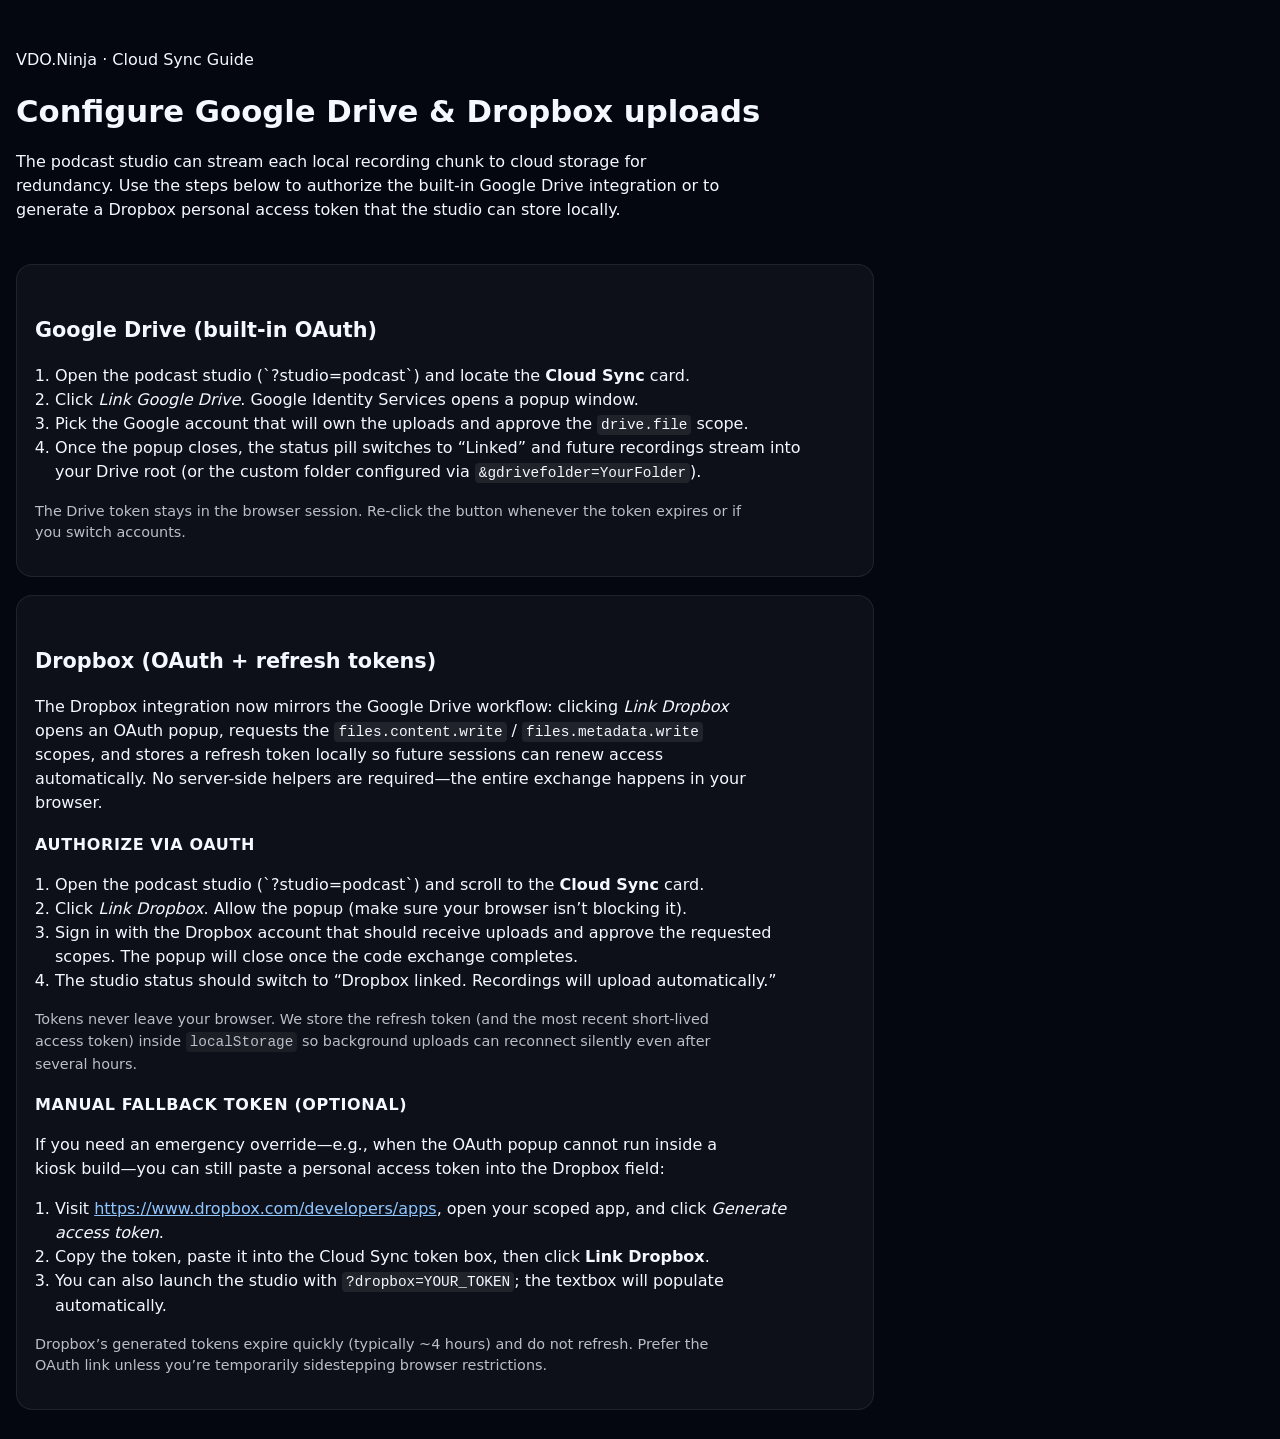
<file: cloud.html>
<!DOCTYPE html>
<html lang="en">
  <head>
    <meta charset="utf-8" />
    <meta name="viewport" content="width=device-width, initial-scale=1" />
    <title>VDO.Ninja Cloud Sync Setup</title>
    <style>
      :root {
        color-scheme: dark;
        font-family: 'Inter', system-ui, -apple-system, BlinkMacSystemFont, 'Segoe UI', sans-serif;
        background: #04070f;
        color: #f4f8ff;
      }
      body {
        margin: 0;
        padding: 0 16px 32px;
        line-height: 1.5;
      }
      header {
        padding: 32px 0 8px;
      }
      h1 {
        margin: 0 0 8px;
        font-size: clamp(1.8rem, 2.4vw, 2.6rem);
      }
      h2 {
        margin-top: 32px;
        font-size: 1.3rem;
      }
      h3 {
        margin-top: 18px;
        font-size: 1rem;
        letter-spacing: 0.04em;
        text-transform: uppercase;
      }
      p {
        max-width: 720px;
      }
      a {
        color: #8fc6ff;
      }
      ol {
        max-width: 760px;
        padding-left: 20px;
      }
      code {
        background: rgba(255, 255, 255, 0.08);
        border-radius: 4px;
        padding: 2px 4px;
        font-size: 0.9rem;
      }
      .card {
        background: rgba(255, 255, 255, 0.04);
        border: 1px solid rgba(255, 255, 255, 0.08);
        border-radius: 16px;
        padding: 18px;
        margin-top: 18px;
        max-width: 820px;
      }
      .note {
        font-size: 0.9rem;
        opacity: 0.75;
      }
      @media (max-width: 640px) {
        body {
          padding: 0 12px 24px;
        }
        .card {
          padding: 16px;
        }
      }
    </style>
  </head>
  <body>
    <header>
      <p>VDO.Ninja · Cloud Sync Guide</p>
      <h1>Configure Google Drive & Dropbox uploads</h1>
      <p>
        The podcast studio can stream each local recording chunk to cloud storage for redundancy. Use the steps below
        to authorize the built-in Google Drive integration or to generate a Dropbox personal access token that the
        studio can store locally.
      </p>
    </header>

    <section id="google-drive" class="card">
      <h2>Google Drive (built-in OAuth)</h2>
      <ol>
        <li>Open the podcast studio (`?studio=podcast`) and locate the <strong>Cloud Sync</strong> card.</li>
        <li>Click <em>Link Google Drive</em>. Google Identity Services opens a popup window.</li>
        <li>Pick the Google account that will own the uploads and approve the <code>drive.file</code> scope.</li>
        <li>
          Once the popup closes, the status pill switches to “Linked” and future recordings stream into your Drive root
          (or the custom folder configured via <code>&amp;gdrivefolder=YourFolder</code>).
        </li>
      </ol>
      <p class="note">
        The Drive token stays in the browser session. Re-click the button whenever the token expires or if you switch
        accounts.
      </p>
    </section>

    <section id="dropbox" class="card">
      <h2>Dropbox (OAuth + refresh tokens)</h2>
      <p>
        The Dropbox integration now mirrors the Google Drive workflow: clicking <em>Link Dropbox</em> opens an OAuth
        popup, requests the <code>files.content.write</code> / <code>files.metadata.write</code> scopes, and stores a
        refresh token locally so future sessions can renew access automatically. No server-side helpers are required—the
        entire exchange happens in your browser.
      </p>
      <h3>Authorize via OAuth</h3>
      <ol>
        <li>Open the podcast studio (`?studio=podcast`) and scroll to the <strong>Cloud Sync</strong> card.</li>
        <li>Click <em>Link Dropbox</em>. Allow the popup (make sure your browser isn’t blocking it).</li>
        <li>
          Sign in with the Dropbox account that should receive uploads and approve the requested scopes. The popup will
          close once the code exchange completes.
        </li>
        <li>The studio status should switch to “Dropbox linked. Recordings will upload automatically.”</li>
      </ol>
      <p class="note">
        Tokens never leave your browser. We store the refresh token (and the most recent short-lived access token) inside
        <code>localStorage</code> so background uploads can reconnect silently even after several hours.
      </p>
      <h3>Manual fallback token (optional)</h3>
      <p>
        If you need an emergency override—e.g., when the OAuth popup cannot run inside a kiosk build—you can still paste
        a personal access token into the Dropbox field:
      </p>
      <ol>
        <li>
          Visit
          <a href="https://www.dropbox.com/developers/apps" target="_blank" rel="noopener"
            >https://www.dropbox.com/developers/apps</a
          >, open your scoped app, and click <em>Generate access token</em>.
        </li>
        <li>Copy the token, paste it into the Cloud Sync token box, then click <strong>Link Dropbox</strong>.</li>
        <li>
          You can also launch the studio with <code>?dropbox=YOUR_TOKEN</code>; the textbox will populate automatically.
        </li>
      </ol>
      <p class="note">
        Dropbox’s generated tokens expire quickly (typically ~4 hours) and do not refresh. Prefer the OAuth link unless
        you’re temporarily sidestepping browser restrictions.
      </p>
    </section>
  </body>
</html>
</file>
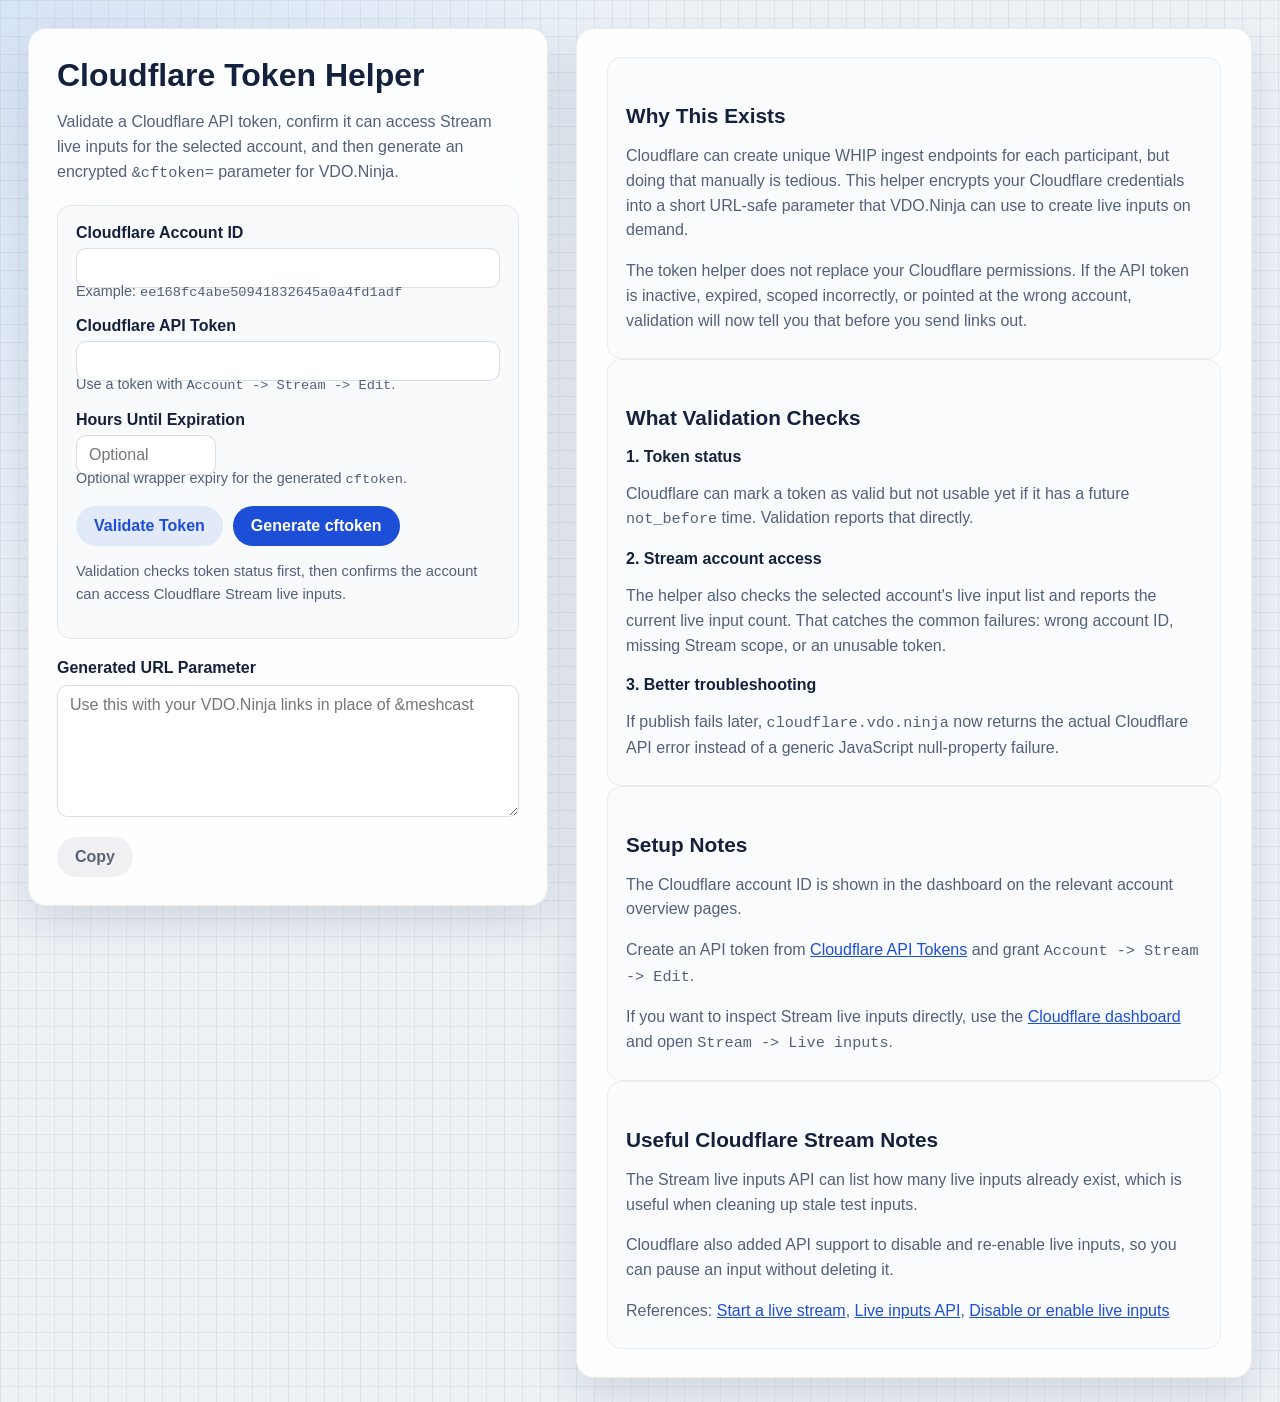
<file: cloudflare.html>
<!DOCTYPE html>
<html lang="en">
<head>
    <meta charset="utf-8">
    <meta name="viewport" content="width=device-width, initial-scale=1">
    <meta name="description" content="Validate a Cloudflare Stream API token and generate an encrypted cftoken parameter for VDO.Ninja.">
    <title>Cloudflare Token Helper | VDO.Ninja</title>
    <link rel="icon" href="/media/favicon.ico" sizes="any">
    <link rel="icon" type="image/png" sizes="32x32" href="/media/favicon-32x32.png">
    <link rel="icon" type="image/png" sizes="16x16" href="/media/favicon-16x16.png">
    <style>
        :root {
            --page-bg: #edf2f7;
            --panel-bg: rgba(255, 255, 255, 0.92);
            --panel-border: rgba(15, 23, 42, 0.08);
            --text: #14213d;
            --muted: #52607a;
            --primary: #1d4ed8;
            --primary-hover: #1e40af;
            --success-bg: #e8f8ef;
            --success-border: #8fd19e;
            --success-text: #166534;
            --warning-bg: #fff7db;
            --warning-border: #f2c96d;
            --warning-text: #8a5a00;
            --error-bg: #feebee;
            --error-border: #f3a7af;
            --error-text: #b42318;
            --info-bg: #e8f1ff;
            --info-border: #9ebeff;
            --info-text: #1e3a8a;
            --shadow: 0 18px 45px rgba(15, 23, 42, 0.12);
        }

        * {
            box-sizing: border-box;
        }

        body {
            margin: 0;
            font-family: Arial, sans-serif;
            color: var(--text);
            background:
                radial-gradient(circle at top left, rgba(59, 130, 246, 0.12), transparent 35%),
                linear-gradient(to right, rgba(148, 163, 184, 0.16) 1px, transparent 1px),
                linear-gradient(to bottom, rgba(148, 163, 184, 0.16) 1px, transparent 1px),
                var(--page-bg);
            background-size: auto, 18px 18px, 18px 18px, auto;
        }

        a {
            color: var(--primary);
        }

        a:hover {
            color: var(--primary-hover);
        }

        .page {
            display: grid;
            grid-template-columns: minmax(320px, 520px) minmax(320px, 1fr);
            gap: 28px;
            min-height: 100vh;
            padding: 28px;
            align-items: start;
        }

        .panel {
            background: var(--panel-bg);
            border: 1px solid var(--panel-border);
            border-radius: 18px;
            box-shadow: var(--shadow);
            backdrop-filter: blur(8px);
        }

        .tool-panel {
            padding: 28px;
            position: sticky;
            top: 24px;
        }

        .content-panel {
            padding: 28px 30px;
        }

        h1,
        h2,
        h3 {
            margin-top: 0;
        }

        h1 {
            margin-bottom: 12px;
            font-size: 2rem;
        }

        h2 {
            margin-top: 28px;
            margin-bottom: 12px;
            font-size: 1.3rem;
        }

        h3 {
            margin-top: 18px;
            margin-bottom: 8px;
            font-size: 1rem;
        }

        p,
        li {
            color: var(--muted);
            line-height: 1.55;
        }

        .intro {
            margin-bottom: 20px;
        }

        .form-card {
            background: rgba(248, 250, 252, 0.9);
            border: 1px solid rgba(15, 23, 42, 0.08);
            border-radius: 14px;
            padding: 18px;
        }

        label {
            display: block;
            margin-bottom: 6px;
            font-weight: 600;
            color: var(--text);
        }

        .field-note {
            margin-top: -8px;
            margin-bottom: 14px;
            font-size: 0.9rem;
            color: var(--muted);
        }

        input[type="text"],
        input[type="password"],
        input[type="number"],
        textarea {
            width: 100%;
            padding: 10px 12px;
            border: 1px solid rgba(15, 23, 42, 0.14);
            border-radius: 10px;
            font: inherit;
            color: var(--text);
            background: #fff;
        }

        input[type="number"] {
            max-width: 140px;
        }

        textarea {
            min-height: 132px;
            resize: vertical;
        }

        .actions,
        .response-actions {
            display: flex;
            gap: 10px;
            flex-wrap: wrap;
            margin-top: 16px;
        }

        button {
            border: none;
            border-radius: 999px;
            padding: 11px 18px;
            font: inherit;
            font-weight: 700;
            cursor: pointer;
            transition: transform 0.12s ease, background 0.12s ease, opacity 0.12s ease;
        }

        button:hover:not(:disabled) {
            transform: translateY(-1px);
        }

        button:disabled {
            cursor: wait;
            opacity: 0.7;
        }

        .primary-button {
            background: var(--primary);
            color: #fff;
        }

        .primary-button:hover:not(:disabled) {
            background: var(--primary-hover);
        }

        .secondary-button {
            background: rgba(29, 78, 216, 0.1);
            color: var(--primary);
        }

        .secondary-button:hover:not(:disabled) {
            background: rgba(29, 78, 216, 0.16);
        }

        .ghost-button {
            background: rgba(15, 23, 42, 0.08);
            color: var(--text);
        }

        .status {
            margin-top: 18px;
            padding: 14px 16px;
            border-radius: 12px;
            border: 1px solid transparent;
        }

        .status.hidden,
        .meta.hidden {
            display: none;
        }

        .status strong {
            display: block;
            margin-bottom: 6px;
        }

        .status.success {
            background: var(--success-bg);
            border-color: var(--success-border);
            color: var(--success-text);
        }

        .status.warning {
            background: var(--warning-bg);
            border-color: var(--warning-border);
            color: var(--warning-text);
        }

        .status.error {
            background: var(--error-bg);
            border-color: var(--error-border);
            color: var(--error-text);
        }

        .status.info {
            background: var(--info-bg);
            border-color: var(--info-border);
            color: var(--info-text);
        }

        .meta {
            margin-top: 14px;
            padding: 14px 16px;
            border-radius: 12px;
            background: rgba(255, 255, 255, 0.7);
            border: 1px solid rgba(15, 23, 42, 0.08);
        }

        .meta ul {
            margin: 0;
            padding-left: 18px;
        }

        .meta li + li {
            margin-top: 6px;
        }

        .output-label {
            margin-top: 20px;
            margin-bottom: 8px;
        }

        .hint {
            margin-top: 14px;
            font-size: 0.92rem;
        }

        .section-card {
            background: rgba(248, 250, 252, 0.72);
            border-radius: 14px;
            padding: 18px 18px 8px;
            border: 1px solid rgba(15, 23, 42, 0.06);
        }

        code {
            font-family: Consolas, monospace;
            font-size: 0.95em;
        }

        @media (max-width: 980px) {
            .page {
                grid-template-columns: 1fr;
            }

            .tool-panel {
                position: static;
            }
        }
    </style>
</head>
<body>
    <div class="page">
        <section class="panel tool-panel">
            <h1>Cloudflare Token Helper</h1>
            <p class="intro">
                Validate a Cloudflare API token, confirm it can access Stream live inputs for the selected account,
                and then generate an encrypted <code>&amp;cftoken=</code> parameter for VDO.Ninja.
            </p>

            <div class="form-card">
                <label for="userId">Cloudflare Account ID</label>
                <input type="text" id="userId" name="userId" autocomplete="off" spellcheck="false" required>
                <p class="field-note">Example: <code>ee168fc4abe50941832645a0a4fd1adf</code></p>

                <label for="accessToken">Cloudflare API Token</label>
                <input type="password" id="accessToken" autocomplete="off" name="accessToken" required>
                <p class="field-note">Use a token with <code>Account -&gt; Stream -&gt; Edit</code>.</p>

                <label for="expiration">Hours Until Expiration</label>
                <input min="0" type="number" id="expiration" name="expiration" autocomplete="off" placeholder="Optional">
                <p class="field-note">Optional wrapper expiry for the generated <code>cftoken</code>.</p>

                <div class="actions">
                    <button type="button" id="validateButton" class="secondary-button">Validate Token</button>
                    <button type="button" id="submitButton" class="primary-button">Generate cftoken</button>
                </div>

                <p class="hint">
                    Validation checks token status first, then confirms the account can access Cloudflare Stream live inputs.
                </p>
            </div>

            <div id="statusBanner" class="status hidden" role="status" aria-live="polite"></div>
            <div id="validationMeta" class="meta hidden"></div>

            <label for="response" class="output-label">Generated URL Parameter</label>
            <textarea id="response" rows="5" readonly placeholder="Use this with your VDO.Ninja links in place of &amp;meshcast"></textarea>

            <div class="response-actions">
                <button type="button" id="copyButton" class="ghost-button" disabled>Copy</button>
            </div>
        </section>

        <section class="panel content-panel">
            <div class="section-card">
                <h2>Why This Exists</h2>
                <p>
                    Cloudflare can create unique WHIP ingest endpoints for each participant, but doing that manually is tedious.
                    This helper encrypts your Cloudflare credentials into a short URL-safe parameter that VDO.Ninja can use to
                    create live inputs on demand.
                </p>
                <p>
                    The token helper does not replace your Cloudflare permissions. If the API token is inactive, expired,
                    scoped incorrectly, or pointed at the wrong account, validation will now tell you that before you send links out.
                </p>
            </div>

            <div class="section-card">
                <h2>What Validation Checks</h2>
                <h3>1. Token status</h3>
                <p>
                    Cloudflare can mark a token as valid but not usable yet if it has a future <code>not_before</code> time.
                    Validation reports that directly.
                </p>

                <h3>2. Stream account access</h3>
                <p>
                    The helper also checks the selected account's live input list and reports the current live input count.
                    That catches the common failures: wrong account ID, missing Stream scope, or an unusable token.
                </p>

                <h3>3. Better troubleshooting</h3>
                <p>
                    If publish fails later, <code>cloudflare.vdo.ninja</code> now returns the actual Cloudflare API error instead of a generic
                    JavaScript null-property failure.
                </p>
            </div>

            <div class="section-card">
                <h2>Setup Notes</h2>
                <p>The Cloudflare account ID is shown in the dashboard on the relevant account overview pages.</p>
                <p>
                    Create an API token from
                    <a href="https://dash.cloudflare.com/profile/api-tokens" target="_blank" rel="noopener noreferrer">Cloudflare API Tokens</a>
                    and grant <code>Account -&gt; Stream -&gt; Edit</code>.
                </p>
                <p>
                    If you want to inspect Stream live inputs directly, use the
                    <a href="https://dash.cloudflare.com" target="_blank" rel="noopener noreferrer">Cloudflare dashboard</a>
                    and open <code>Stream -&gt; Live inputs</code>.
                </p>
            </div>

            <div class="section-card">
                <h2>Useful Cloudflare Stream Notes</h2>
                <p>
                    The Stream live inputs API can list how many live inputs already exist, which is useful when cleaning up stale test inputs.
                </p>
                <p>
                    Cloudflare also added API support to disable and re-enable live inputs, so you can pause an input without deleting it.
                </p>
                <p>
                    References:
                    <a href="https://developers.cloudflare.com/stream/get-started/" target="_blank" rel="noopener noreferrer">Start a live stream</a>,
                    <a href="https://developers.cloudflare.com/api/resources/stream/subresources/live_inputs/" target="_blank" rel="noopener noreferrer">Live inputs API</a>,
                    <a href="https://developers.cloudflare.com/changelog/post/2026-02-24-disable-live-inputs/" target="_blank" rel="noopener noreferrer">Disable or enable live inputs</a>
                </p>
            </div>
        </section>
    </div>

    <script>
        let lastValidation = null;

        function setStorage(name, value, hours) {
            const now = new Date();
            const item = {
                value: value,
                expiry: now.getTime() + ((hours || 9999) * 60 * 60 * 1000)
            };
            localStorage.setItem(name, JSON.stringify(item));
        }

        function getStorage(name) {
            const itemStr = localStorage.getItem(name);
            if (!itemStr) {
                return "";
            }

            try {
                const item = JSON.parse(itemStr);
                if (Date.now() > item.expiry) {
                    localStorage.removeItem(name);
                    return "";
                }
                return item.value || "";
            } catch (error) {
                localStorage.removeItem(name);
                return "";
            }
        }

        function getFormData() {
            return {
                accessToken: (document.getElementById("accessToken").value || "").trim(),
                userId: (document.getElementById("userId").value || "").trim(),
                expiration: (document.getElementById("expiration").value || "").trim()
            };
        }

        function saveFields(data) {
            setStorage("accessToken", data.accessToken);
            setStorage("userId", data.userId);
            setStorage("expiration", data.expiration);
        }

        function setBusy(button, label, busy) {
            if (!button.dataset.defaultLabel) {
                button.dataset.defaultLabel = button.textContent;
            }
            button.disabled = busy;
            button.textContent = busy ? label : button.dataset.defaultLabel;
        }

        function formatDate(value) {
            if (!value) {
                return null;
            }

            const date = new Date(value);
            if (Number.isNaN(date.getTime())) {
                return value;
            }

            return date.toLocaleString(undefined, {
                dateStyle: "medium",
                timeStyle: "short"
            });
        }

        function setStatus(kind, title, lines) {
            const banner = document.getElementById("statusBanner");
            banner.className = `status ${kind}`;
            let html = `<strong>${title}</strong>`;
            if (lines && lines.length) {
                html += lines.map((line) => `<div>${line}</div>`).join("");
            }
            banner.innerHTML = html;
        }

        function renderMeta(items) {
            const meta = document.getElementById("validationMeta");
            if (!items || !items.length) {
                meta.className = "meta hidden";
                meta.innerHTML = "";
                return;
            }

            meta.className = "meta";
            meta.innerHTML = `<ul>${items.map((item) => `<li>${item}</li>`).join("")}</ul>`;
        }

        function resetValidationState() {
            lastValidation = null;
            renderMeta([]);
        }

        function buildValidationMeta(validation) {
            const items = [];
            if (validation.token && validation.token.status) {
                items.push(`Token status: ${validation.token.status}`);
            }
            if (validation.token && validation.token.notBefore) {
                items.push(`Token not before: ${formatDate(validation.token.notBefore)}`);
            }
            if (validation.token && validation.token.expiresOn) {
                items.push(`Token expires: ${formatDate(validation.token.expiresOn)}`);
            }
            if (validation.account && validation.account.id) {
                items.push(`Account ID: ${validation.account.id}`);
            }
            if (validation.accountChecked) {
                const total = validation.account && validation.account.liveInputsTotal;
                items.push(`Existing live inputs in account: ${typeof total === "number" ? total : "unknown"}`);
            }
            if (validation.token && validation.token.scope) {
                items.push(`Verification endpoint used: ${validation.token.scope}`);
            }
            return items;
        }

        function renderValidation(validation) {
            const metaItems = buildValidationMeta(validation);
            renderMeta(metaItems);

            if (validation.ok && validation.canUseNow) {
                const lines = [];
                if (validation.accountChecked && validation.account && typeof validation.account.liveInputsTotal === "number") {
                    lines.push(`Cloudflare Stream access is working. Live inputs currently in the account: ${validation.account.liveInputsTotal}.`);
                }
                setStatus("success", "Token is active and Stream access check passed.", lines);
                return;
            }

            if (validation.warnings && validation.warnings.length && (!validation.errors || !validation.errors.length)) {
                setStatus("warning", "Token generated later may work, but it is not fully usable right now.", validation.warnings);
                return;
            }

            const lines = [];
            if (validation.errors) {
                validation.errors.forEach((item) => lines.push(item));
            }
            if (validation.warnings) {
                validation.warnings.forEach((item) => lines.push(item));
            }
            setStatus("error", "Validation failed.", lines.length ? lines : ["Cloudflare rejected the token or account settings."]);
        }

        async function postJson(url, payload) {
            const response = await fetch(url, {
                method: "POST",
                headers: {
                    "Content-Type": "application/json"
                },
                body: JSON.stringify(payload)
            });

            const text = await response.text();
            let json = null;
            try {
                json = JSON.parse(text);
            } catch (error) {
                json = null;
            }

            return {
                ok: response.ok,
                status: response.status,
                text: text,
                json: json
            };
        }

        async function validateToken() {
            const validateButton = document.getElementById("validateButton");
            const data = getFormData();

            if (!data.accessToken || !data.userId) {
                setStatus("error", "Cloudflare API token and account ID are required.", []);
                renderMeta([]);
                return null;
            }

            saveFields(data);
            setBusy(validateButton, "Validating...", true);
            setStatus("info", "Checking Cloudflare token and Stream access...", []);

            try {
                const result = await postJson("https://cloudflare.vdo.ninja/validate/", data);
                if (!result.json) {
                    throw new Error(result.text || `Validation failed with HTTP ${result.status}`);
                }

                lastValidation = result.json;
                renderValidation(result.json);
                return result.json;
            } catch (error) {
                resetValidationState();
                setStatus("error", "Validation request failed.", [error.message || "Unknown error"]);
                return null;
            } finally {
                setBusy(validateButton, "Validating...", false);
            }
        }

        async function generateToken() {
            const submitButton = document.getElementById("submitButton");
            const responseField = document.getElementById("response");
            const copyButton = document.getElementById("copyButton");
            const data = getFormData();

            if (!data.accessToken || !data.userId) {
                setStatus("error", "Cloudflare API token and account ID are required.", []);
                return;
            }

            saveFields(data);
            setBusy(submitButton, "Generating...", true);

            try {
                if (!lastValidation) {
                    await validateToken();
                }

                const result = await postJson("https://cloudflare.vdo.ninja/encode/", data);
                if (!result.ok) {
                    throw new Error(result.text || `Generation failed with HTTP ${result.status}`);
                }

                responseField.value = `&cftoken=${encodeURIComponent(result.text)}`;
                copyButton.disabled = false;

                if (lastValidation && lastValidation.ok && lastValidation.canUseNow) {
                    setStatus("success", "Encrypted cftoken generated.", ["Validation already passed for this token and account."]);
                } else if (lastValidation && lastValidation.warnings && lastValidation.warnings.length) {
                    setStatus("warning", "Encrypted cftoken generated, but validation still shows a timing or availability warning.", lastValidation.warnings);
                } else if (lastValidation && lastValidation.errors && lastValidation.errors.length) {
                    setStatus("warning", "Encrypted cftoken generated, but validation still shows an account or permission problem.", lastValidation.errors);
                } else {
                    setStatus("info", "Encrypted cftoken generated.", ["Run validation before sharing the link if you want to confirm token timing and Stream access."]);
                }
            } catch (error) {
                setStatus("error", "Could not generate cftoken.", [error.message || "Unknown error"]);
            } finally {
                setBusy(submitButton, "Generating...", false);
            }
        }

        async function copyResponse() {
            const responseField = document.getElementById("response");
            if (!responseField.value) {
                return;
            }

            try {
                await navigator.clipboard.writeText(responseField.value);
                setStatus("success", "Copied.", ["The generated cftoken parameter is now in your clipboard."]);
            } catch (error) {
                responseField.select();
                document.execCommand("copy");
                setStatus("success", "Copied.", ["The generated cftoken parameter is now in your clipboard."]);
            }
        }

        document.getElementById("accessToken").value = getStorage("accessToken");
        document.getElementById("userId").value = getStorage("userId");
        document.getElementById("expiration").value = getStorage("expiration");

        document.getElementById("validateButton").addEventListener("click", validateToken);
        document.getElementById("submitButton").addEventListener("click", generateToken);
        document.getElementById("copyButton").addEventListener("click", copyResponse);

        ["accessToken", "userId", "expiration"].forEach((id) => {
            document.getElementById(id).addEventListener("input", () => {
                resetValidationState();
            });
        });
    </script>
</body>
</html>
</file>
<file: screenrecorder/styles.css>
:root {
  --bg: #0b1218;
  --bg-elev: #121c24;
  --bg-elev-2: #17242d;
  --ink: #e7f0f5;
  --muted: #97acb7;
  --line: rgba(123, 154, 167, 0.3);
  --accent: #58d05f;
  --accent-soft: rgba(88, 208, 95, 0.14);
  --accent-blue: #4cb6ff;
  --danger: #ec5f5f;
  --panel: rgba(18, 28, 36, 0.85);
}

*,
*::before,
*::after {
  box-sizing: border-box;
}

html,
body {
  margin: 0;
  min-height: 100%;
  color: var(--ink);
  font-family: "Chakra Petch", ui-sans-serif, system-ui, sans-serif;
  background-color: var(--bg);
}

body {
  position: relative;
}

body::before,
body::after {
  content: "";
  position: fixed;
  inset: 0;
  pointer-events: none;
  z-index: 0;
}

body::before {
  background-image: url("data:image/svg+xml,%3Csvg xmlns='http://www.w3.org/2000/svg' width='44' height='44' viewBox='0 0 44 44'%3E%3Crect width='44' height='44' fill='none'/%3E%3Cpath d='M0 0H44V44H0Z M0 22H44 M22 0V44' stroke='%23253843' stroke-width='0.8'/%3E%3C/svg%3E");
  opacity: 0.24;
  animation: textureDrift 26s linear infinite;
}

body::after {
  background-image: url("data:image/svg+xml,%3Csvg xmlns='http://www.w3.org/2000/svg' width='240' height='6' viewBox='0 0 240 6'%3E%3Cpath d='M0 3H240' stroke='%233a4d58' stroke-width='1'/%3E%3C/svg%3E");
  opacity: 0.06;
  animation: scanSweep 9s linear infinite;
}

@keyframes textureDrift {
  from {
    transform: translate3d(0, 0, 0);
  }
  to {
    transform: translate3d(-24px, -24px, 0);
  }
}

@keyframes scanSweep {
  from {
    transform: translateY(0);
  }
  to {
    transform: translateY(12px);
  }
}

.shell {
  position: relative;
  z-index: 1;
  width: min(1280px, 100% - 32px);
  margin: 16px auto 24px;
}

.topbar {
  display: flex;
  align-items: center;
  justify-content: space-between;
  gap: 16px;
}

.brand {
  display: flex;
  align-items: center;
  gap: 12px;
}

.brand-mark {
  width: 52px;
  height: 52px;
  display: grid;
  place-items: center;
  border-radius: 12px;
  border: 1px solid rgba(88, 208, 95, 0.5);
  background: rgba(11, 18, 24, 0.88);
  color: var(--accent);
  font-size: 1rem;
  font-weight: 700;
  letter-spacing: 0.08em;
}

.eyebrow {
  margin: 0;
  font-size: 12px;
  letter-spacing: 0.13em;
  text-transform: uppercase;
  color: var(--accent-blue);
}

h1 {
  margin: 3px 0 0;
  font-size: clamp(1.4rem, 2.5vw, 2rem);
}

.subhead {
  margin: 3px 0 0;
  color: var(--muted);
  font-size: 0.92rem;
}

h2 {
  margin: 0 0 14px;
  font-size: 1.1rem;
}

h3 {
  margin: 16px 0 10px;
  font-size: 0.95rem;
  color: var(--muted);
}

.status-strip {
  display: flex;
  align-items: center;
  gap: 10px;
}

.pill {
  display: inline-flex;
  align-items: center;
  border-radius: 999px;
  padding: 6px 11px;
  font-size: 12px;
  letter-spacing: 0.08em;
  text-transform: uppercase;
  border: 1px solid transparent;
}

.pill-idle {
  background: rgba(117, 141, 151, 0.12);
  color: var(--muted);
  border-color: var(--line);
}

.pill-ready {
  background: var(--accent-soft);
  border-color: rgba(88, 208, 95, 0.44);
  color: #b6f5bb;
}

.pill-recording {
  background: rgba(236, 95, 95, 0.12);
  border-color: rgba(236, 95, 95, 0.48);
  color: #ffb9b9;
}

.pill-paused {
  background: rgba(76, 182, 255, 0.14);
  border-color: rgba(76, 182, 255, 0.44);
  color: #b7e4ff;
}

.timer {
  font-family: "IBM Plex Mono", ui-monospace, monospace;
  font-size: 0.95rem;
  color: var(--accent-blue);
}

.layout {
  display: grid;
  gap: 14px;
  margin-top: 14px;
  grid-template-columns: minmax(280px, 360px) 1fr;
}

.panel {
  border: 1px solid var(--line);
  border-radius: 16px;
  background: var(--panel);
  box-shadow: 0 9px 30px rgba(0, 0, 0, 0.26);
}

.controls {
  padding: 16px;
}

.row {
  display: grid;
  grid-template-columns: 1fr auto;
  align-items: center;
  gap: 10px;
  margin-bottom: 10px;
}

.row-button {
  align-items: center;
}

select,
input[type="range"] {
  width: 176px;
  border-radius: 10px;
  border: 1px solid var(--line);
  background: rgba(14, 22, 30, 0.92);
  color: var(--ink);
  padding: 7px 9px;
  font-family: inherit;
}

input[type="range"] {
  padding: 0;
}

strong {
  color: var(--accent-blue);
  font-size: 0.9rem;
}

.mic-level-row {
  display: grid;
  grid-template-columns: auto 1fr;
  align-items: center;
  gap: 12px;
  margin-top: 10px;
}

.mic-level-row > span {
  font-size: 0.78rem;
  text-transform: uppercase;
  letter-spacing: 0.08em;
  color: var(--muted);
}

.mic-level-track {
  width: 100%;
  height: 12px;
  border-radius: 6px;
  border: 1px solid var(--line);
  background: rgba(14, 22, 30, 0.92);
  overflow: hidden;
}

.mic-level-bar {
  height: 100%;
  width: 0%;
  border-radius: 5px;
  background: var(--accent);
  transition: width 60ms linear, background-color 200ms ease;
}

.mic-level-bar.level-hot {
  background: var(--danger);
}

.toggle-grid {
  display: grid;
  gap: 8px;
  margin-top: 8px;
}

.toggle-grid label {
  display: flex;
  align-items: center;
  gap: 10px;
  font-size: 0.95rem;
}

.toggle-grid-emphasis {
  gap: 10px;
}

.toggle-option {
  justify-content: space-between;
  padding: 10px 12px;
  border: 1px solid var(--line);
  border-radius: 12px;
  background: rgba(10, 16, 22, 0.52);
  transition: border-color 140ms ease, background 140ms ease, box-shadow 140ms ease;
}

.toggle-option-main {
  min-width: 0;
  display: flex;
  align-items: center;
  gap: 10px;
}

.toggle-option-main span:last-child {
  overflow-wrap: anywhere;
}

.toggle-option input[type="checkbox"] {
  margin: 0;
  flex: 0 0 auto;
}

.toggle-option input[type="checkbox"]:disabled {
  opacity: 1;
  filter: saturate(1.15) brightness(1.05);
}

.toggle-option-active {
  border-color: rgba(88, 208, 95, 0.42);
  background: rgba(88, 208, 95, 0.12);
}

.toggle-option-live {
  border-color: rgba(76, 182, 255, 0.52);
  background: rgba(76, 182, 255, 0.16);
  box-shadow: inset 0 0 0 1px rgba(76, 182, 255, 0.16);
}

.toggle-state {
  flex: 0 0 auto;
  border-radius: 999px;
  padding: 4px 9px;
  font-size: 0.72rem;
  letter-spacing: 0.08em;
  text-transform: uppercase;
  border: 1px solid transparent;
}

.toggle-state-off {
  background: rgba(117, 141, 151, 0.12);
  color: #bdd0d9;
  border-color: rgba(123, 154, 167, 0.32);
}

.toggle-state-on {
  background: rgba(88, 208, 95, 0.14);
  color: #d8ffdb;
  border-color: rgba(88, 208, 95, 0.4);
}

.toggle-state-live {
  background: rgba(76, 182, 255, 0.16);
  color: #d8f2ff;
  border-color: rgba(76, 182, 255, 0.46);
}

.smart-edit-status {
  margin-top: 8px;
  padding: 10px 12px;
  border-radius: 12px;
  border: 1px solid rgba(76, 182, 255, 0.18);
  background: rgba(9, 15, 21, 0.72);
  color: #dce7ed;
  line-height: 1.4;
}

.toggle-help-row {
  position: relative;
  display: flex;
  align-items: center;
  gap: 8px;
}

.toggle-help-row label {
  margin: 0;
}

.help-dot {
  width: 22px;
  height: 22px;
  border-radius: 999px;
  border: 1px solid rgba(76, 182, 255, 0.58);
  background: rgba(76, 182, 255, 0.16);
  color: #d8f0ff;
  font-family: "IBM Plex Mono", ui-monospace, monospace;
  font-size: 0.84rem;
  line-height: 1;
  display: inline-flex;
  align-items: center;
  justify-content: center;
  cursor: pointer;
}

.help-dot:hover,
.help-dot:focus-visible {
  outline: none;
  border-color: rgba(76, 182, 255, 0.9);
  background: rgba(76, 182, 255, 0.3);
}

.help-tooltip {
  position: absolute;
  left: 0;
  top: calc(100% + 8px);
  width: min(300px, 88vw);
  border-radius: 10px;
  border: 1px solid rgba(76, 182, 255, 0.35);
  background: rgba(8, 14, 20, 0.97);
  color: #d8eaf5;
  font-size: 0.8rem;
  line-height: 1.35;
  padding: 8px 10px;
  box-shadow: 0 8px 20px rgba(0, 0, 0, 0.32);
  opacity: 0;
  transform: translateY(-4px);
  pointer-events: none;
  transition: opacity 140ms ease, transform 140ms ease;
  z-index: 4;
}

.toggle-help-row:hover .help-tooltip,
.toggle-help-row:focus-within .help-tooltip {
  opacity: 1;
  transform: translateY(0);
}

input[type="checkbox"] {
  accent-color: var(--accent);
}

.actions {
  display: flex;
  flex-wrap: wrap;
  gap: 10px;
  margin-top: 18px;
}

.actions .btn {
  min-width: 120px;
}

.btn {
  cursor: pointer;
  border: 1px solid transparent;
  border-radius: 12px;
  padding: 10px 12px;
  font-family: inherit;
  font-size: 0.95rem;
  font-weight: 600;
  transition: transform 140ms ease, border-color 140ms ease, opacity 140ms ease;
}

.btn-inline {
  padding: 7px 10px;
  font-size: 0.82rem;
  border-radius: 10px;
  min-width: 86px;
}

.btn:active {
  transform: translateY(1px);
}

.btn:disabled {
  opacity: 0.5;
  cursor: not-allowed;
}

.btn-primary {
  background: rgba(88, 208, 95, 0.24);
  color: #dbffde;
  border-color: rgba(88, 208, 95, 0.5);
}

.btn-muted {
  background: rgba(122, 147, 161, 0.16);
  color: var(--ink);
  border-color: var(--line);
}

.btn-danger {
  background: rgba(236, 95, 95, 0.2);
  color: #ffd0d0;
  border-color: rgba(236, 95, 95, 0.4);
}

.btn-tool-ready:not(:disabled) {
  background: rgba(76, 182, 255, 0.18);
  color: #dff3ff;
  border-color: rgba(76, 182, 255, 0.48);
}

.preview-area {
  padding: 12px;
}

.preview-toolbar {
  display: flex;
  flex-wrap: wrap;
  align-items: center;
  justify-content: space-between;
  gap: 10px;
  margin-top: 10px;
}

.preview-frame {
  position: relative;
  border-radius: 14px;
  overflow: hidden;
  background: #05070c;
  border: 1px solid rgba(123, 154, 167, 0.3);
}

.preview-modes {
  display: flex;
  flex-wrap: wrap;
  gap: 8px;
  margin-top: 0;
}

.mode-btn {
  min-width: 152px;
}

.mode-btn.mode-active {
  border-color: rgba(88, 208, 95, 0.58);
  background: rgba(88, 208, 95, 0.2);
  color: #d3ffd7;
}

.preview-toolbar .actions {
  margin-top: 0;
  justify-content: flex-end;
}

#previewCanvas {
  max-width: 100%;
  max-height: 80vh;
  display: block;
  cursor: default;
  touch-action: none;
  margin: 0 auto;
}

#previewCanvas.dragging {
  cursor: grabbing;
}

.countdown {
  position: absolute;
  inset: 0;
  display: grid;
  place-items: center;
  font-family: "IBM Plex Mono", ui-monospace, monospace;
  font-size: clamp(2rem, 6vw, 5rem);
  color: #f8fff8;
  background: rgba(0, 0, 0, 0.38);
  text-shadow: 0 8px 24px rgba(0, 0, 0, 0.48);
}

.hidden {
  display: none;
}

.hint {
  margin: 10px 0 0;
  color: var(--muted);
  font-size: 0.89rem;
}

.hint-compact {
  margin-top: 2px;
  margin-bottom: 8px;
  font-size: 0.82rem;
}

.transcript {
  margin-top: 14px;
  padding: 16px;
}

.transcript-head {
  display: flex;
  align-items: center;
  justify-content: space-between;
  gap: 12px;
}

.transcript-feed {
  margin-top: 10px;
  border: 1px solid var(--line);
  border-radius: 12px;
  background: rgba(8, 14, 20, 0.65);
  min-height: 72px;
  max-height: 220px;
  overflow: auto;
  padding: 10px;
  display: grid;
  gap: 7px;
}

.transcript-empty {
  color: var(--muted);
  font-size: 0.9rem;
}

.transcript-line {
  display: grid;
  grid-template-columns: auto 1fr;
  gap: 10px;
  align-items: start;
  font-size: 0.92rem;
}

.transcript-time {
  font-family: "IBM Plex Mono", ui-monospace, monospace;
  color: var(--accent-blue);
  font-size: 0.82rem;
}

.transcript-text {
  color: var(--ink);
}

.transcript-interim {
  color: #b7cad4;
  opacity: 0.85;
  font-style: italic;
}

.downloads {
  margin-top: 14px;
  padding: 16px;
}

.downloads ul {
  margin: 8px 0 0;
  padding: 0;
  list-style: none;
  display: grid;
  gap: 8px;
}

.download-links {
  display: flex;
  align-items: center;
  gap: 12px;
}

.downloads a {
  color: #8fe8ff;
}

.download-item {
  display: flex;
  justify-content: space-between;
  align-items: center;
  gap: 14px;
  border: 1px solid var(--line);
  border-radius: 10px;
  padding: 10px 12px;
  background: rgba(9, 15, 21, 0.72);
}

.meta {
  font-family: "IBM Plex Mono", ui-monospace, monospace;
  font-size: 0.82rem;
  color: var(--muted);
}


.modal {
  position: fixed;
  inset: 0;
  display: grid;
  place-items: center;
  background: rgba(0, 0, 0, 0.58);
  z-index: 50;
  padding: 12px;
}

.modal.hidden {
  display: none;
}

.modal-card {
  width: min(640px, 100%);
  border: 1px solid var(--line);
  border-radius: 14px;
  background: rgba(14, 22, 30, 0.98);
  box-shadow: 0 18px 38px rgba(0, 0, 0, 0.45);
  padding: 14px 16px 16px;
}

.modal-head {
  display: flex;
  align-items: center;
  justify-content: space-between;
  gap: 12px;
}

.modal-head h2 {
  margin: 0;
}

.modal-copy {
  margin: 12px 0 0;
  color: #cbd9e1;
  font-size: 0.9rem;
  line-height: 1.45;
}

.modal-steps {
  margin: 10px 0 0 20px;
  padding: 0;
  color: #e0ebf1;
  font-size: 0.9rem;
  line-height: 1.4;
  display: grid;
  gap: 6px;
}

.recovery-banner {
  display: flex;
  align-items: center;
  gap: 12px;
  padding: 10px 14px;
  margin-bottom: 10px;
  border: 1px solid rgba(244, 166, 35, 0.48);
  border-radius: 12px;
  background: rgba(244, 166, 35, 0.1);
  color: #ffe1a2;
  font-size: 0.9rem;
}

.recovery-banner span {
  flex: 1;
}

body.modal-open {
  overflow: hidden;
}

@media (max-width: 980px) {
  .shell {
    width: min(1280px, 100% - 20px);
  }

  .topbar {
    flex-direction: column;
    align-items: flex-start;
  }

  .layout {
    grid-template-columns: 1fr;
  }

  .preview-toolbar {
    flex-direction: column;
    align-items: stretch;
  }

  .preview-toolbar .actions {
    justify-content: flex-start;
  }

  select,
  input[type="range"] {
    width: 150px;
  }

  .modal-card {
    padding: 12px;
  }

  .modal-head {
    align-items: flex-start;
    flex-direction: column;
  }
}
</file>
